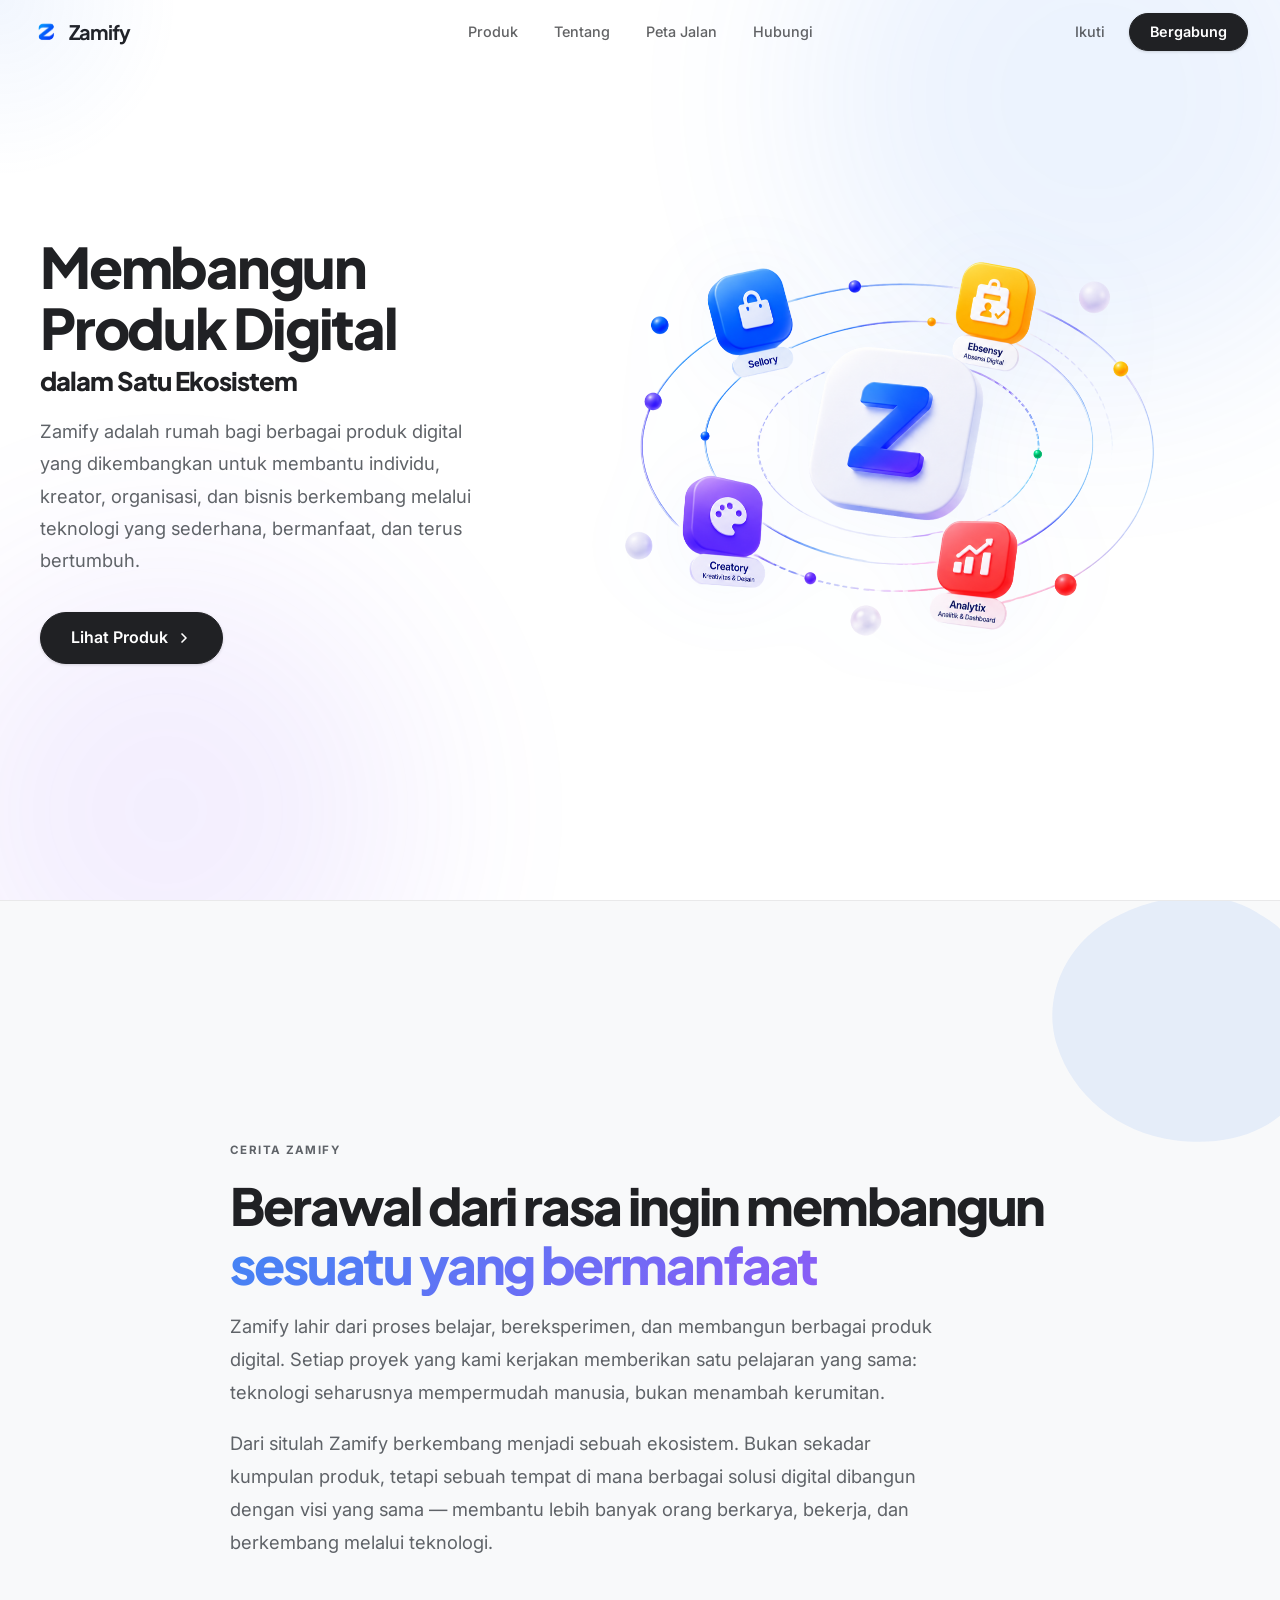
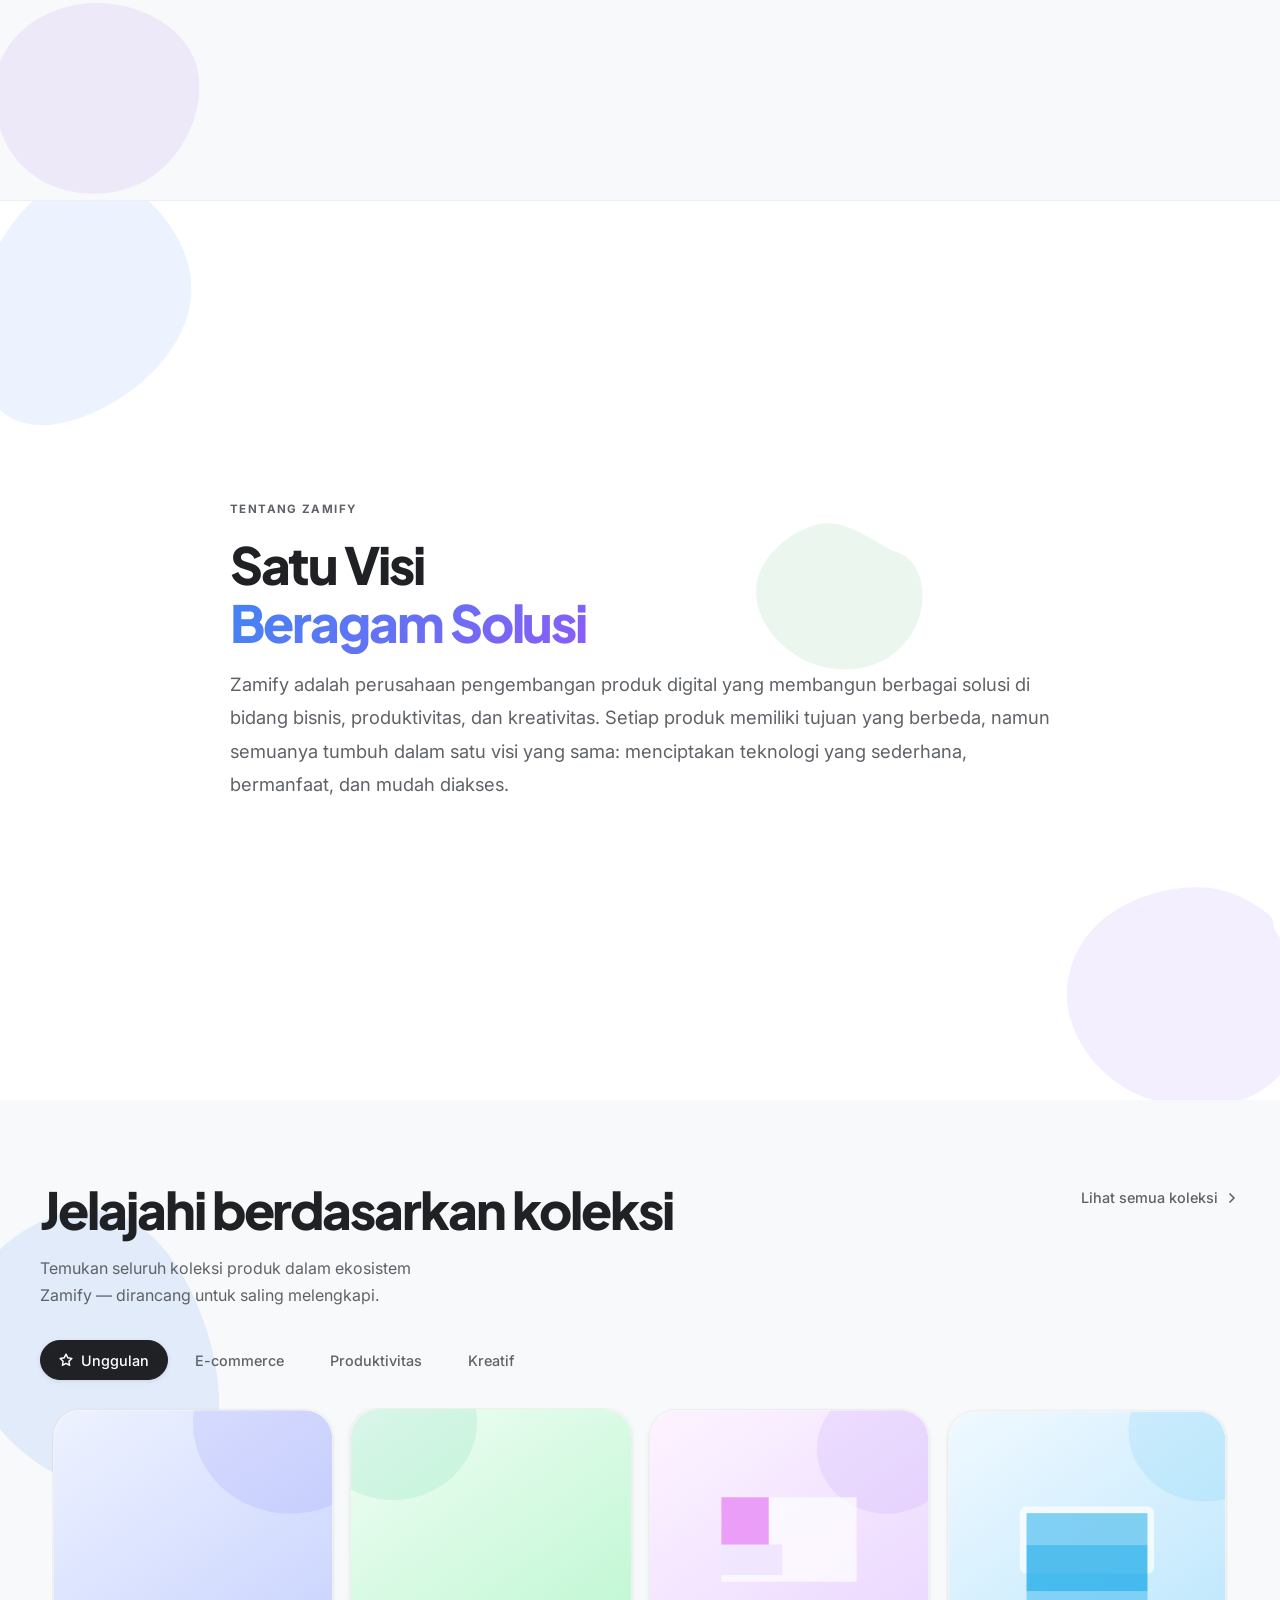
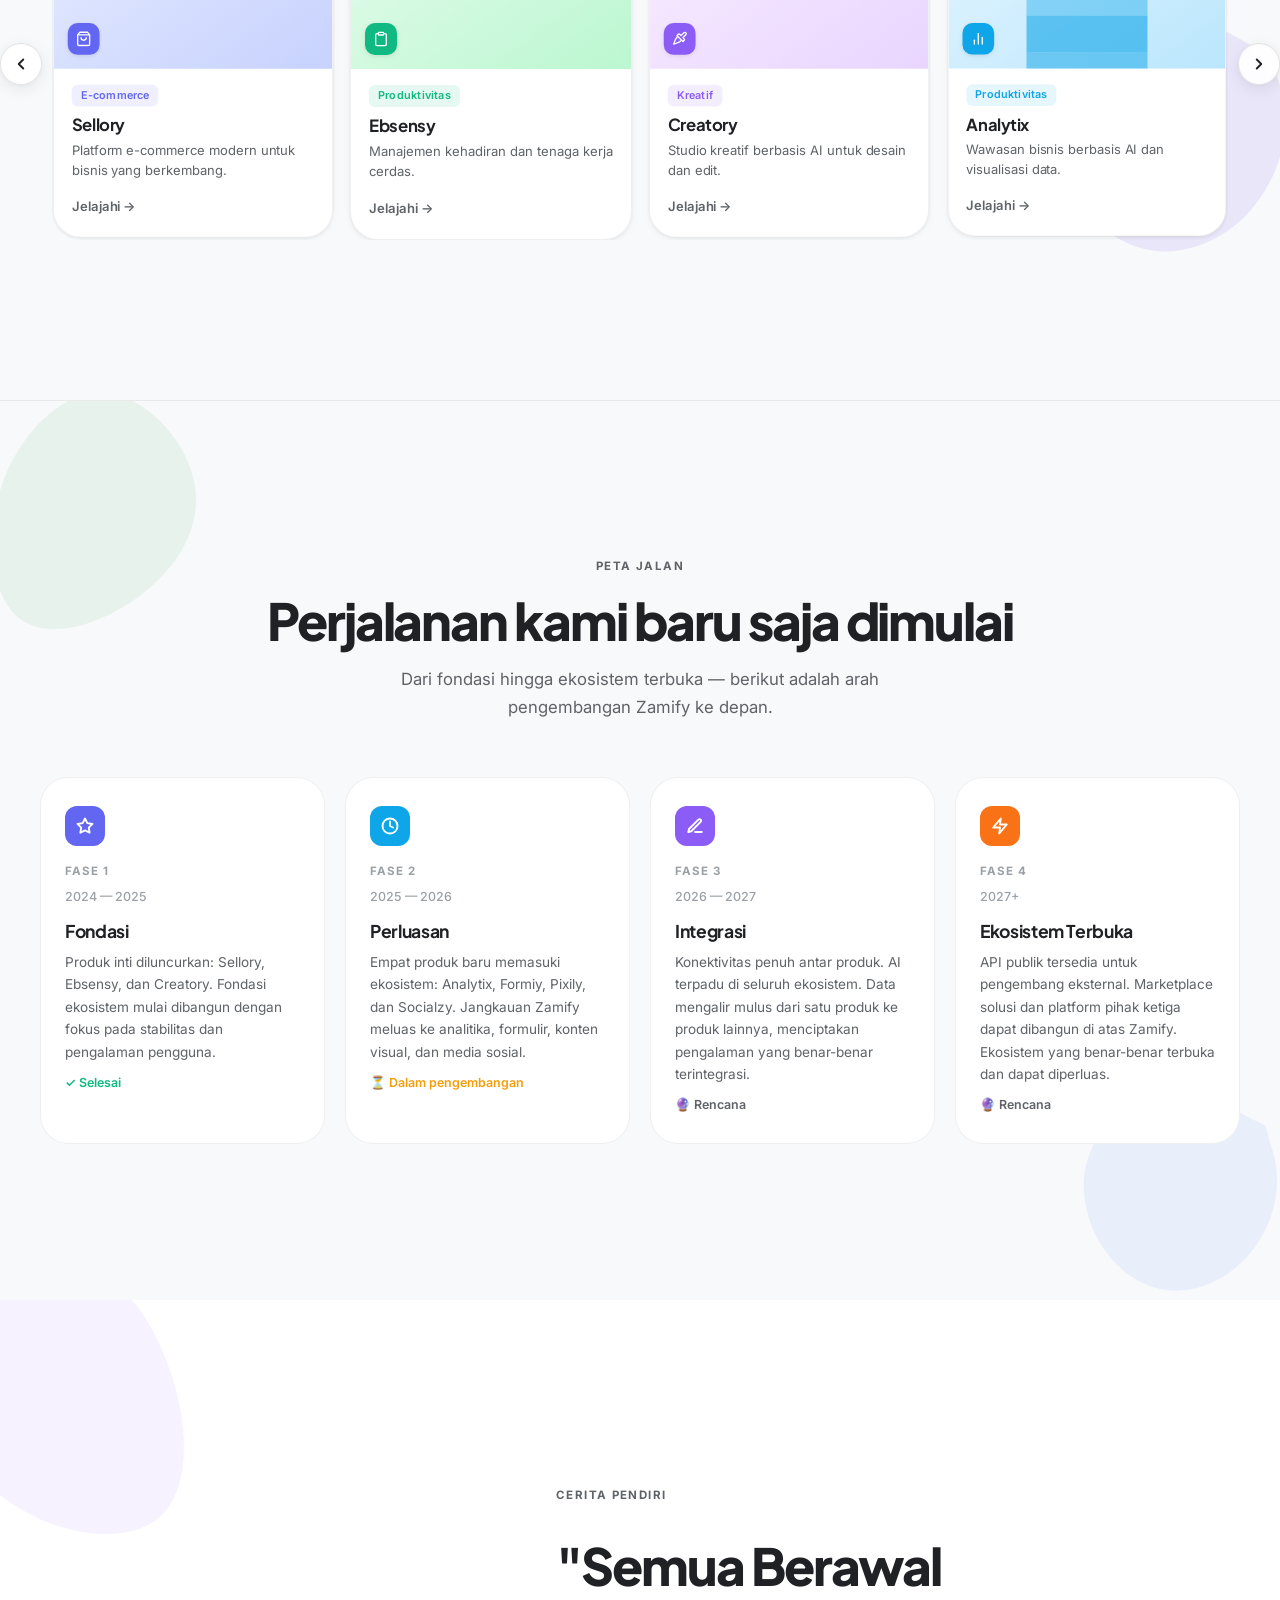
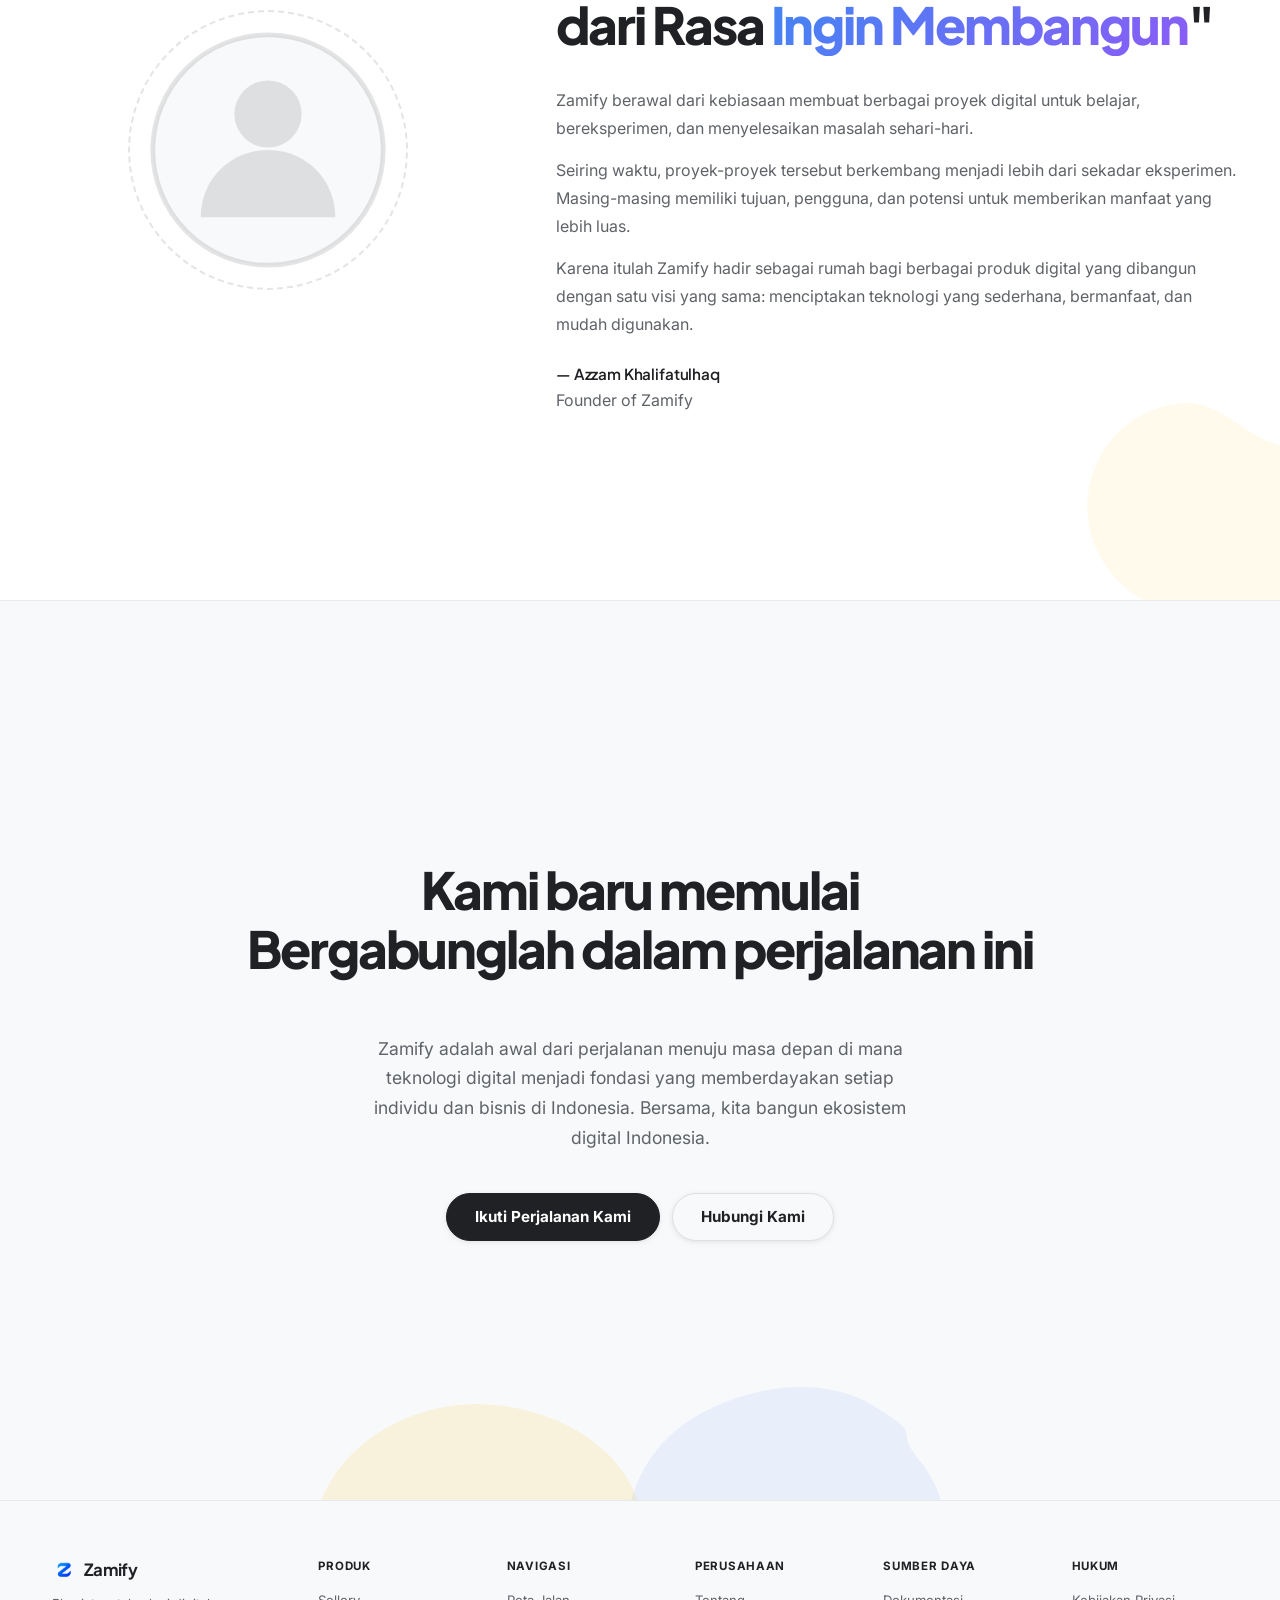
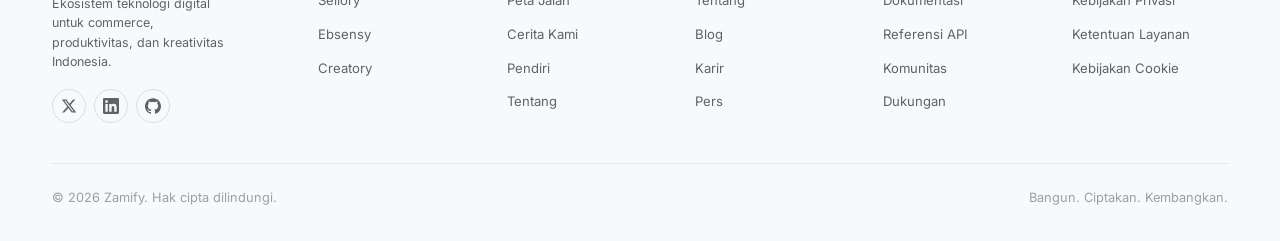
<file: index.html>
<!DOCTYPE html>
<html lang="id">
<head>
  <meta charset="UTF-8" />
  <meta name="viewport" content="width=device-width, initial-scale=1.0" />
  <meta name="description" content="Zamify — Ekosistem teknologi digital untuk commerce, produktivitas, dan kreativitas. Temukan bagaimana kami membangun masa depan digital Indonesia." />
  <meta name="theme-color" content="#ffffff" />
  <title>Zamify — Ekosistem Digital untuk Masa Depan Indonesia</title>
  <link rel="icon" type="image/png" href="asset/by%20(2).png" />
  <link rel="shortcut icon" type="image/png" href="asset/by%20(2).png" />
  <link rel="apple-touch-icon" href="asset/by%20(2).png" />
  <link rel="preconnect" href="https://fonts.googleapis.com" />
  <link rel="preconnect" href="https://fonts.gstatic.com" crossorigin />
  <link href="https://fonts.googleapis.com/css2?family=Inter:wght@300;400;500;600;700;800;900&family=Plus+Jakarta+Sans:wght@300;400;500;600;700;800&display=swap" rel="stylesheet" />
  <link rel="stylesheet" href="style.css" />
</head>
<body>

  <!-- ═══════════════════════════════════════════
       INTRO LOADING SCREEN
  ═══════════════════════════════════════════ -->
  <div id="intro-screen" class="intro-screen" aria-hidden="true">
    <div class="intro-content">
      <span class="intro-logo-text">Zamify</span>
      <p class="intro-tagline">Bangun Ekosistem Digital Anda</p>
      <div class="intro-progress">
        <div class="intro-progress-bar"></div>
      </div>
    </div>
    <div class="intro-bg-blob intro-blob-top-left">
      <svg viewBox="-100 -100 200 200" preserveAspectRatio="xMidYMid meet">
        <path fill="#fbbc04" d="M40,-35C58,-30,75,-10,72,12C69,34,50,55,28,62C6,69,-22,65,-42,50C-62,35,-72,10,-65,-15C-58,-40,-38,-55,-15,-58C8,-61,22,-40,40,-35Z"/>
      </svg>
    </div>
    <div class="intro-bg-blob intro-blob-top-right">
      <svg viewBox="-100 -100 200 200" preserveAspectRatio="xMidYMid meet">
        <path fill="#4285f4" d="M50,-28C65,-15,72,8,65,30C58,52,35,65,10,67C-15,69,-42,58,-58,38C-74,18,-76,-10,-62,-30C-48,-50,-24,-60,2,-60C28,-60,35,-41,50,-28Z"/>
      </svg>
    </div>
    <div class="intro-bg-blob intro-blob-1">
      <svg viewBox="-100 -100 200 200" preserveAspectRatio="xMidYMid meet">
        <path fill="#8b5cf6" d="M61.7,-17.3C69.7,4.5,58.8,35.2,37.6,50.1C16.5,65.1,-14.8,64.3,-34.2,49.6C-53.6,34.9,-61.1,6.3,-53.4,-15.1C-45.7,-36.4,-22.9,-50.6,2,-51.2C26.9,-51.8,53.7,-39,61.7,-17.3Z"/>
      </svg>
    </div>
    <div class="intro-bg-blob intro-blob-2">
      <svg viewBox="-100 -100 200 200" preserveAspectRatio="xMidYMid meet">
        <path fill="#34a853" d="M52,-23.4C57.6,0.2,45.5,23,24.5,39.7C3.6,56.3,-26.2,66.6,-43.2,55.3C-60.2,43.9,-64.4,10.8,-55.1,-18C-45.8,-46.7,-22.9,-71.2,0.2,-71.2C23.2,-71.3,46.5,-47,52,-23.4Z"/>
      </svg>
    </div>
    <div class="intro-bg-blob intro-blob-3">
      <svg viewBox="-100 -100 200 200" preserveAspectRatio="xMidYMid meet">
        <path fill="#ea4335" d="M45.3,-14C54.7,14.2,55.5,45.9,38.9,59.3C22.3,72.8,-11.8,68,-36.5,50C-61.2,32.1,-76.5,1.2,-68.9,-24.6C-61.2,-50.4,-30.6,-70.9,-6.3,-68.9C17.9,-66.8,35.9,-42.2,45.3,-14Z"/>
      </svg>
    </div>
  </div>

  <!-- ═══════════════════════════════════════════
       STICKY NAVBAR
  ═══════════════════════════════════════════ -->
  <nav id="navbar" class="navbar" role="navigation" aria-label="Main navigation">
    <div class="nav-container">

      <a href="#hero" class="nav-logo" aria-label="Zamify Home">
        <img src="asset/by (2).png" alt="Zamify" class="nav-logo-mark" />
        <span class="nav-logo-text">Zamify</span>
      </a>

      <ul class="nav-links" role="list">
        <li><a href="#experiments" class="nav-link">Produk</a></li>
        <li><a href="#about" class="nav-link">Tentang</a></li>
        <li><a href="#roadmap" class="nav-link">Peta Jalan</a></li>
        <li><a href="#connect" class="nav-link">Hubungi</a></li>
      </ul>

      <div class="nav-actions">
        <a href="#" class="nav-signin" id="nav-signin-btn">Ikuti</a>
        <a href="#" class="btn btn-primary nav-cta" id="nav-getstarted-btn">Bergabung</a>
      </div>

      <button class="nav-hamburger" id="nav-hamburger" aria-label="Toggle menu" aria-expanded="false">
        <span></span><span></span><span></span>
      </button>
    </div>

    <!-- Mobile Menu -->
    <div class="mobile-menu" id="mobile-menu" aria-hidden="true">
      <ul class="mobile-nav-links" role="list">
        <li><a href="#experiments" class="mobile-nav-link">Produk</a></li>
        <li><a href="#about" class="mobile-nav-link">Tentang</a></li>
        <li><a href="#roadmap" class="mobile-nav-link">Peta Jalan</a></li>
        <li><a href="#connect" class="mobile-nav-link">Hubungi</a></li>
      </ul>
      <div class="mobile-nav-actions">
        <a href="#" class="btn btn-ghost">Ikuti</a>
        <a href="#" class="btn btn-primary">Bergabung</a>
      </div>
    </div>
  </nav>

  <!-- ═══════════════════════════════════════════
       HERO
  ═══════════════════════════════════════════ -->
  <section id="hero" class="hero section-pad" aria-labelledby="hero-headline">
    <div class="hero-bg" aria-hidden="true">
      <div class="hero-gradient hero-gradient-1"></div>
      <div class="hero-gradient hero-gradient-2"></div>
    </div>
    <div class="section-container">
      <div class="hero-layout">
        <div class="hero-content">
          <h1 id="hero-headline" class="hero-headline">
            Membangun<br>
            Produk Digital<br>
            <span class="hero-subline">dalam Satu Ekosistem</span>
          </h1>
          <p class="hero-description">
            Zamify adalah rumah bagi berbagai produk digital yang dikembangkan untuk membantu individu, kreator, organisasi, dan bisnis berkembang melalui teknologi yang sederhana, bermanfaat, dan terus bertumbuh.
          </p>
          <div class="hero-actions">
            <a href="#experiments" class="btn btn-primary btn-lg">
              Lihat Produk
              <svg width="16" height="16" viewBox="0 0 24 24" fill="none" stroke="currentColor" stroke-width="2.5" stroke-linecap="round" stroke-linejoin="round"><path d="m9 18 6-6-6-6"/></svg>
            </a>
          </div>
        </div>
        <div class="hero-visual">
          <img
            src="asset/hero-g.png"
            alt="Zamify Ecosystem — Sellory, Ebsensy, Creatory, and Analytix orbiting around the Zamify brand"
            class="hero-illustration"
            width="1536"
            height="1024"
            loading="eager"
            decoding="async"
          />
        </div>
      </div>
    </div>
  </section>

  <!-- ═══════════════════════════════════════════
       STORY — Cerita Zamify
  ═══════════════════════════════════════════ -->
  <section class="story section-pad" id="story" aria-labelledby="story-title">
    <div class="story-blobs" aria-hidden="true">
      <div class="story-blob story-blob-1">
        <svg viewBox="-100 -100 200 200" preserveAspectRatio="xMidYMid meet">
          <path fill="#4285f4" d="M55,-28C68,-12,72,18,60,40C48,62,22,72,-8,68C-38,64,-62,44,-70,18C-78,-8,-65,-35,-42,-48C-19,-61,12,-66,35,-52C58,-38,42,-44,55,-28Z"/>
        </svg>
      </div>
      <div class="story-blob story-blob-2">
        <svg viewBox="-100 -100 200 200" preserveAspectRatio="xMidYMid meet">
          <path fill="#8b5cf6" d="M61.7,-17.3C69.7,4.5,58.8,35.2,37.6,50.1C16.5,65.1,-14.8,64.3,-34.2,49.6C-53.6,34.9,-61.1,6.3,-53.4,-15.1C-45.7,-36.4,-22.9,-50.6,2,-51.2C26.9,-51.8,53.7,-39,61.7,-17.3Z"/>
        </svg>
      </div>
    </div>
    <div class="section-container story-container reveal-up">
      <span class="story-label">Cerita Zamify</span>
      <h2 id="story-title" class="story-headline">
        Berawal dari rasa ingin membangun<br>
        <span class="gradient-text">sesuatu yang bermanfaat</span>
      </h2>
      <div class="story-body">
        <p class="story-text">
        Zamify lahir dari proses belajar, bereksperimen, dan membangun berbagai produk digital. 
        Setiap proyek yang kami kerjakan memberikan satu pelajaran yang sama: teknologi seharusnya mempermudah manusia, bukan menambah kerumitan.  
        </p>
        <p class="story-text">
        Dari situlah Zamify berkembang menjadi sebuah ekosistem. Bukan sekadar kumpulan produk, tetapi sebuah tempat di mana berbagai 
        solusi digital dibangun dengan visi yang sama — membantu lebih banyak orang berkarya, bekerja, dan berkembang melalui teknologi.  
        </p>
      </div>
    </div>
  </section>

  <!-- ═══════════════════════════════════════════
       ABOUT — Tentang Zamify
  ═══════════════════════════════════════════ -->
  <section class="labs-about section-pad" id="about">
    <div class="labs-about-blobs" aria-hidden="true">
      <div class="labs-about-blob labs-about-blob-1">
        <svg viewBox="-100 -100 200 200" preserveAspectRatio="xMidYMid meet">
          <path fill="#4285f4" d="M52,-23.4C57.6,0.2,45.5,23,24.5,39.7C3.6,56.3,-26.2,66.6,-43.2,55.3C-60.2,43.9,-64.4,10.8,-55.1,-18C-45.8,-46.7,-22.9,-71.2,0.2,-71.2C23.2,-71.3,46.5,-47,52,-23.4Z"/>
        </svg>
      </div>
      <div class="labs-about-blob labs-about-blob-2">
        <svg viewBox="-100 -100 200 200" preserveAspectRatio="xMidYMid meet">
          <path fill="#8b5cf6" d="M55,-28C68,-12,72,18,60,40C48,62,22,72,-8,68C-38,64,-62,44,-70,18C-78,-8,-65,-35,-42,-48C-19,-61,12,-66,35,-52C58,-38,42,-44,55,-28Z"/>
        </svg>
      </div>
      <div class="labs-about-blob labs-about-blob-3">
        <svg viewBox="-100 -100 200 200" preserveAspectRatio="xMidYMid meet">
          <path fill="#34a853" d="M48,-32C62,-28,72,-8,68,14C64,36,48,55,26,62C4,69,-22,65,-42,50C-62,35,-75,10,-68,-12C-61,-34,-38,-52,-15,-56C8,-60,34,-36,48,-32Z"/>
        </svg>
      </div>
    </div>
    <div class="section-container labs-about-container reveal-up">
      <span class="labs-about-label">Tentang Zamify</span>
      <h2 id="about-title" class="story-headline">
        Satu Visi<br>
        <span class="gradient-text">Beragam Solusi</span>
      </h2>
      <p class="labs-about-text">
        Zamify adalah perusahaan pengembangan produk digital yang membangun berbagai solusi di bidang bisnis, produktivitas, dan kreativitas. Setiap produk memiliki tujuan yang berbeda, 
        namun semuanya tumbuh dalam satu visi yang sama: menciptakan teknologi yang sederhana, bermanfaat, dan mudah diakses.
      </p>
    </div>
  </section>

  <!-- ═══════════════════════════════════════════
       EXPERIMENTS — Koleksi Produk
       Google Labs "Explore by collection" style
  ═══════════════════════════════════════════ -->
  <section class="labs-experiments section-pad" id="experiments" aria-labelledby="exp-title">
    <div class="labs-experiments-blobs">
      <div class="labs-blob labs-blob-exp-1" aria-hidden="true">
        <svg viewBox="-100 -100 200 200" preserveAspectRatio="xMidYMid meet">
          <path fill="#4285f4" d="M45.3,-14C54.7,14.2,55.5,45.9,38.9,59.3C22.3,72.8,-11.8,68,-36.5,50C-61.2,32.1,-76.5,1.2,-68.9,-24.6C-61.2,-50.4,-30.6,-70.9,-6.3,-68.9C17.9,-66.8,35.9,-42.2,45.3,-14Z"/>
        </svg>
      </div>
      <div class="labs-blob labs-blob-exp-2" aria-hidden="true">
        <svg viewBox="-100 -100 200 200" preserveAspectRatio="xMidYMid meet">
          <path fill="#8b5cf6" d="M58,-18C65,5,58,30,42,48C26,66,0,75,-22,65C-44,55,-58,32,-60,8C-62,-16,-48,-38,-28,-48C-8,-58,18,-54,38,-42C58,-30,51,-41,58,-18Z"/>
        </svg>
      </div>
    </div>
    <div class="section-container">
      <!-- Header row: Title left, "View all" right -->
      <div class="labs-header">
        <div class="labs-header-left">
          <h2 id="exp-title" class="labs-headline reveal-up">Jelajahi berdasarkan koleksi</h2>
          <p class="labs-subheadline reveal-up" style="--delay:0.1s">
            Temukan seluruh koleksi produk dalam ekosistem Zamify — dirancang untuk saling melengkapi.
          </p>
        </div>
        <div class="labs-header-right reveal-up" style="--delay:0.15s">
          <a href="#" class="labs-view-all">
            Lihat semua koleksi
            <svg viewBox="0 0 24 24" fill="none" stroke="currentColor" stroke-width="2.5" stroke-linecap="round" stroke-linejoin="round"><path d="m9 18 6-6-6-6"/></svg>
          </a>
        </div>
      </div>

      <!-- Filter tabs -->
      <div class="exp-filter-bar reveal-up" style="--delay:0.2s" role="tablist" aria-label="Filter produk">
        <button class="exp-filter-btn active" data-filter="all" role="tab" aria-selected="true">
          <svg width="14" height="14" viewBox="0 0 24 24" fill="none" stroke="currentColor" stroke-width="2.5" stroke-linecap="round" stroke-linejoin="round"><polygon points="12 2 15.09 8.26 22 9.27 17 14.14 18.18 21.02 12 17.77 5.82 21.02 7 14.14 2 9.27 8.91 8.26 12 2"/></svg>
          Unggulan
        </button>
        <button class="exp-filter-btn" data-filter="ecommerce" role="tab" aria-selected="false">E-commerce</button>
        <button class="exp-filter-btn" data-filter="produktivitas" role="tab" aria-selected="false">Produktivitas</button>
        <button class="exp-filter-btn" data-filter="kreatif" role="tab" aria-selected="false">Kreatif</button>
      </div>
    </div>

    <!-- Carousel -->
    <div class="exp-carousel">
      <div class="exp-carousel-content" style="padding: 0 32px 80px; max-width:1240px; margin:0 auto; position:relative;">
        <button class="exp-arrow exp-prev" type="button" aria-label="Sebelumnya">
          <svg width="18" height="18" viewBox="0 0 24 24" fill="none" stroke="currentColor" stroke-width="2.5" stroke-linecap="round" stroke-linejoin="round"><path d="m15 18-6-6 6-6"/></svg>
        </button>
        <div class="exp-track-wrap">
          <div class="exp-track">

            <!-- Sellory -->
            <article class="exp-card reveal-card" data-category="ecommerce" style="--delay:0.1s; --accent:#6366f1;">
              <div class="exp-card-preview" style="background:linear-gradient(145deg,#eef2ff,#c7d2fe);">
                <div class="exp-preview-blob" style="background:rgba(99,102,241,0.12);top:-30%;right:-20%;width:70%;height:70%;border-radius:50%;"></div>
                <div class="exp-mock">
                  <div class="mock-browser" style="width:180px; box-shadow:none; background:rgba(255,255,255,0.7);">
                    <div class="mock-browser-top"><span></span><span></span><span></span></div>
                    <div class="mock-chart" style="--accent:#6366f1; background:#e0e7ff;"></div>
                    <div class="mock-store-grid">
                      <i style="background:rgba(99,102,241,0.15)"></i><i style="background:rgba(99,102,241,0.1)"></i>
                      <i style="background:rgba(99,102,241,0.15)"></i><i style="background:rgba(99,102,241,0.1)"></i>
                    </div>
                  </div>
                </div>
                <div class="exp-card-logo" style="background:#6366f1;">
                  <svg viewBox="0 0 24 24" fill="none" stroke="#fff" stroke-width="2" stroke-linecap="round" stroke-linejoin="round"><path d="M6 2L3 6v14a2 2 0 002 2h14a2 2 0 002-2V6l-3-4z"/><line x1="3" y1="6" x2="21" y2="6"/><path d="M16 10a4 4 0 01-8 0"/></svg>
                </div>
              </div>
              <div class="exp-card-body">
                <span class="exp-card-tag" style="color:#6366f1;background:rgba(99,102,241,0.1);">E-commerce</span>
                <h3 class="exp-card-title">Sellory</h3>
                <p class="exp-card-desc">Platform e-commerce modern untuk bisnis yang berkembang.</p>
                <a href="#" class="exp-card-link">Jelajahi →</a>
              </div>
            </article>

            <!-- Ebsensy -->
            <article class="exp-card reveal-card" data-category="produktivitas" style="--delay:0.15s; --accent:#10b981;">
              <div class="exp-card-preview" style="background:linear-gradient(145deg,#f0fdf4,#bbf7d0);">
                <div class="exp-preview-blob" style="background:rgba(16,185,129,0.1);top:-25%;left:-15%;width:60%;height:60%;border-radius:50%;"></div>
                <div class="exp-mock">
                  <div class="mock-phone" style="max-width:130px; box-shadow:none; background:rgba(255,255,255,0.7);">
                    <div class="mock-phone-pill"></div>
                    <div class="mock-attendance-card" style="background:rgba(16,185,129,0.2)"></div>
                    <div class="mock-attendance-list">
                      <i style="background:rgba(16,185,129,0.15)"></i>
                      <i style="background:rgba(16,185,129,0.1)"></i>
                      <i style="background:rgba(16,185,129,0.15)"></i>
                    </div>
                  </div>
                </div>
                <div class="exp-card-logo" style="background:#10b981;">
                  <svg viewBox="0 0 24 24" fill="none" stroke="#fff" stroke-width="2" stroke-linecap="round" stroke-linejoin="round"><path d="M16 4h2a2 2 0 012 2v14a2 2 0 01-2 2H6a2 2 0 01-2-2V6a2 2 0 012-2h2"/><rect x="8" y="2" width="8" height="4" rx="1" ry="1"/></svg>
                </div>
              </div>
              <div class="exp-card-body">
                <span class="exp-card-tag" style="color:#10b981;background:rgba(16,185,129,0.1);">Produktivitas</span>
                <h3 class="exp-card-title">Ebsensy</h3>
                <p class="exp-card-desc">Manajemen kehadiran dan tenaga kerja cerdas.</p>
                <a href="#" class="exp-card-link">Jelajahi →</a>
              </div>
            </article>

            <!-- Creatory -->
            <article class="exp-card reveal-card" data-category="kreatif" style="--delay:0.2s; --accent:#8b5cf6;">
              <div class="exp-card-preview" style="background:linear-gradient(145deg,#fdf4ff,#e9d5ff);">
                <div class="exp-preview-blob" style="background:rgba(139,92,246,0.1);top:-10%;right:-10%;width:50%;height:50%;border-radius:50%;"></div>
                <div class="exp-mock">
                  <div class="mock-canvas" style="width:160px; min-height:100px; box-shadow:none; background:rgba(255,255,255,0.7);">
                    <div class="mock-canvas-shape shape-a" style="background:#d946ef;opacity:0.5;width:56px;height:56px;left:16px;top:16px;"></div>
                    <div class="mock-canvas-shape shape-b" style="background:rgba(139,92,246,0.1);width:72px;height:36px;right:12px;bottom:16px;"></div>
                    <div class="mock-canvas-tools" style="bottom:10px;">
                      <i style="background:#fff;border-color:rgba(139,92,246,0.2)"></i>
                      <i style="background:#fff;border-color:rgba(139,92,246,0.15)"></i>
                      <i style="background:#fff;border-color:rgba(139,92,246,0.1)"></i>
                    </div>
                  </div>
                </div>
                <div class="exp-card-logo" style="background:#8b5cf6;">
                  <svg viewBox="0 0 24 24" fill="none" stroke="#fff" stroke-width="2" stroke-linecap="round" stroke-linejoin="round"><path d="M18.37 2.63L14 7l-1.59-1.59a2 2 0 00-2.82 0L8 7l9 9 1.59-1.59a2 2 0 000-2.82L17 10l4.37-4.37a2 2 0 000-2.82 2 2 0 00-3 0z"/><path d="M9 8c-4 4-6 12-6 12s8-2 12-6"/></svg>
                </div>
              </div>
              <div class="exp-card-body">
                <span class="exp-card-tag" style="color:#8b5cf6;background:rgba(139,92,246,0.1);">Kreatif</span>
                <h3 class="exp-card-title">Creatory</h3>
                <p class="exp-card-desc">Studio kreatif berbasis AI untuk desain dan edit.</p>
                <a href="#" class="exp-card-link">Jelajahi →</a>
              </div>
            </article>

            <!-- Analytix -->
            <article class="exp-card reveal-card" data-category="produktivitas" style="--delay:0.25s; --accent:#0ea5e9;">
              <div class="exp-card-preview" style="background:linear-gradient(145deg,#f0f9ff,#bae6fd);">
                <div class="exp-preview-blob" style="background:rgba(14,165,233,0.1);top:-20%;right:-20%;width:55%;height:55%;border-radius:50%;"></div>
                <div class="exp-mock">
                  <div class="mock-analytics" style="background:rgba(255,255,255,0.7);border-radius:8px;padding:8px;width:160px;height:80px;">
                    <div class="mock-analytics-bar" style="height:60%;background:rgba(14,165,233,0.5);flex:1;"></div>
                    <div class="mock-analytics-bar" style="height:85%;background:rgba(14,165,233,0.7);flex:1;"></div>
                    <div class="mock-analytics-bar" style="height:45%;background:rgba(14,165,233,0.4);flex:1;"></div>
                    <div class="mock-analytics-bar" style="height:70%;background:rgba(14,165,233,0.6);flex:1;"></div>
                    <div class="mock-analytics-bar" style="height:55%;background:rgba(14,165,233,0.5);flex:1;"></div>
                  </div>
                </div>
                <div class="exp-card-logo" style="background:#0ea5e9;">
                  <svg viewBox="0 0 24 24" fill="none" stroke="#fff" stroke-width="2" stroke-linecap="round" stroke-linejoin="round"><line x1="18" y1="20" x2="18" y2="10"/><line x1="12" y1="20" x2="12" y2="4"/><line x1="6" y1="20" x2="6" y2="14"/></svg>
                </div>
              </div>
              <div class="exp-card-body">
                <span class="exp-card-tag" style="color:#0ea5e9;background:rgba(14,165,233,0.1);">Produktivitas</span>
                <h3 class="exp-card-title">Analytix</h3>
                <p class="exp-card-desc">Wawasan bisnis berbasis AI dan visualisasi data.</p>
                <a href="#" class="exp-card-link">Jelajahi →</a>
              </div>
            </article>

            <!-- Formiy -->
            <article class="exp-card reveal-card" data-category="produktivitas" style="--delay:0.3s; --accent:#14b8a6;">
              <div class="exp-card-preview" style="background:linear-gradient(145deg,#f0fdfa,#99f6e4);">
                <div class="exp-preview-blob" style="background:rgba(20,184,166,0.1);top:-15%;left:-10%;width:50%;height:50%;border-radius:50%;"></div>
                <div class="exp-mock">
                  <div class="mock-form" style="background:rgba(255,255,255,0.7);border-radius:8px;width:160px;">
                    <div class="mock-form-field" style="background:rgba(20,184,166,0.15)"></div>
                    <div class="mock-form-field" style="background:rgba(20,184,166,0.1);width:75%"></div>
                    <div class="mock-form-field" style="background:rgba(20,184,166,0.2);width:45%"></div>
                    <div class="mock-form-field" style="background:rgba(20,184,166,0.12)"></div>
                  </div>
                </div>
                <div class="exp-card-logo" style="background:#14b8a6;">
                  <svg viewBox="0 0 24 24" fill="none" stroke="#fff" stroke-width="2" stroke-linecap="round" stroke-linejoin="round"><path d="M14 2H6a2 2 0 00-2 2v16a2 2 0 002 2h12a2 2 0 002-2V8z"/><polyline points="14 2 14 8 20 8"/><line x1="8" y1="13" x2="16" y2="13"/><line x1="8" y1="17" x2="16" y2="17"/></svg>
                </div>
              </div>
              <div class="exp-card-body">
                <span class="exp-card-tag" style="color:#14b8a6;background:rgba(20,184,166,0.1);">Produktivitas</span>
                <h3 class="exp-card-title">Formiy</h3>
                <p class="exp-card-desc">Pembangun formulir dan survei cerdas.</p>
                <a href="#" class="exp-card-link">Jelajahi →</a>
              </div>
            </article>

            <!-- Pixily -->
            <article class="exp-card reveal-card" data-category="kreatif" style="--delay:0.35s; --accent:#f59e0b;">
              <div class="exp-card-preview" style="background:linear-gradient(145deg,#fffbeb,#fde68a);">
                <div class="exp-preview-blob" style="background:rgba(245,158,11,0.1);top:-10%;right:-5%;width:40%;height:40%;border-radius:50%;"></div>
                <div class="exp-mock">
                  <div class="mock-gallery" style="background:rgba(255,255,255,0.7);border-radius:8px;width:140px;">
                    <div class="mock-gallery-item" style="background:rgba(245,158,11,0.2)"></div>
                    <div class="mock-gallery-item" style="background:rgba(245,158,11,0.15)"></div>
                    <div class="mock-gallery-item" style="background:rgba(245,158,11,0.2)"></div>
                    <div class="mock-gallery-item" style="background:rgba(245,158,11,0.12)"></div>
                  </div>
                </div>
                <div class="exp-card-logo" style="background:#f59e0b;">
                  <svg viewBox="0 0 24 24" fill="none" stroke="#fff" stroke-width="2" stroke-linecap="round" stroke-linejoin="round"><rect x="3" y="3" width="18" height="18" rx="2" ry="2"/><circle cx="8.5" cy="8.5" r="1.5"/><polyline points="21 15 16 10 5 21"/></svg>
                </div>
              </div>
              <div class="exp-card-body">
                <span class="exp-card-tag" style="color:#d97706;background:rgba(245,158,11,0.1);">Kreatif</span>
                <h3 class="exp-card-title">Pixily</h3>
                <p class="exp-card-desc">Generator gambar AI dengan teks sederhana.</p>
                <a href="#" class="exp-card-link">Jelajahi →</a>
              </div>
            </article>

            <!-- Socialzy -->
            <article class="exp-card reveal-card" data-category="ecommerce" style="--delay:0.4s; --accent:#f97316;">
              <div class="exp-card-preview" style="background:linear-gradient(145deg,#fff7ed,#fed7aa);">
                <div class="exp-preview-blob" style="background:rgba(249,115,22,0.1);top:-20%;left:-15%;width:55%;height:55%;border-radius:50%;"></div>
                <div class="exp-mock">
                  <div class="mock-feed" style="background:rgba(255,255,255,0.7);border-radius:8px;width:160px;">
                    <div class="mock-feed-post" style="background:rgba(249,115,22,0.15)"></div>
                    <div class="mock-feed-post" style="background:rgba(249,115,22,0.1)"></div>
                    <div class="mock-feed-post" style="background:rgba(249,115,22,0.15);width:65%"></div>
                  </div>
                </div>
                <div class="exp-card-logo" style="background:#f97316;">
                  <svg viewBox="0 0 24 24" fill="none" stroke="#fff" stroke-width="2" stroke-linecap="round" stroke-linejoin="round"><circle cx="18" cy="5" r="3"/><circle cx="6" cy="12" r="3"/><circle cx="18" cy="19" r="3"/><line x1="8.59" y1="13.51" x2="15.42" y2="17.49"/><line x1="15.41" y1="6.51" x2="8.59" y2="10.49"/></svg>
                </div>
              </div>
              <div class="exp-card-body">
                <span class="exp-card-tag" style="color:#ea580c;background:rgba(249,115,22,0.1);">E-commerce</span>
                <h3 class="exp-card-title">Socialzy</h3>
                <p class="exp-card-desc">Manajemen media sosial berbasis AI.</p>
                <a href="#" class="exp-card-link">Jelajahi →</a>
              </div>
            </article>

          </div>
        </div>
        <button class="exp-arrow exp-next" type="button" aria-label="Selanjutnya">
          <svg width="18" height="18" viewBox="0 0 24 24" fill="none" stroke="currentColor" stroke-width="2.5" stroke-linecap="round" stroke-linejoin="round"><path d="m9 18 6-6-6-6"/></svg>
        </button>
      </div>
    </div>
  </section>





  <!-- ═══════════════════════════════════════════
       ROADMAP — Peta Jalan Produk
  ═══════════════════════════════════════════ -->
  <section class="roadmap section-pad" id="roadmap" aria-labelledby="roadmap-title">
    <div class="roadmap-blobs" aria-hidden="true">
      <div class="roadmap-blob roadmap-blob-1">
        <svg viewBox="-100 -100 200 200" preserveAspectRatio="xMidYMid meet">
          <path fill="#34a853" d="M52,-23.4C57.6,0.2,45.5,23,24.5,39.7C3.6,56.3,-26.2,66.6,-43.2,55.3C-60.2,43.9,-64.4,10.8,-55.1,-18C-45.8,-46.7,-22.9,-71.2,0.2,-71.2C23.2,-71.3,46.5,-47,52,-23.4Z"/>
        </svg>
      </div>
      <div class="roadmap-blob roadmap-blob-2">
        <svg viewBox="-100 -100 200 200" preserveAspectRatio="xMidYMid meet">
          <path fill="#4285f4" d="M58,-18C65,5,58,30,42,48C26,66,0,75,-22,65C-44,55,-58,32,-60,8C-62,-16,-48,-38,-28,-48C-8,-58,18,-54,38,-42C58,-30,51,-41,58,-18Z"/>
        </svg>
      </div>
    </div>
    <div class="section-container">
      <div class="roadmap-header reveal-up">
        <span class="roadmap-label">Peta Jalan</span>
        <h2 id="roadmap-title" class="roadmap-headline">
          Perjalanan kami baru saja dimulai
        </h2>
        <p class="roadmap-subheadline">
          Dari fondasi hingga ekosistem terbuka — berikut adalah arah pengembangan Zamify ke depan.
        </p>
      </div>

      <div class="roadmap-timeline" role="list">
        <div class="roadmap-phase reveal-card" style="--delay:0.1s" role="listitem">
          <div class="roadmap-phase-marker" style="background:#6366f1;">
            <svg viewBox="0 0 24 24" fill="none" stroke="#fff" stroke-width="2.5" stroke-linecap="round" stroke-linejoin="round"><polygon points="12 2 15.09 8.26 22 9.27 17 14.14 18.18 21.02 12 17.77 5.82 21.02 7 14.14 2 9.27 8.91 8.26 12 2"/></svg>
          </div>
          <div class="roadmap-phase-content">
            <span class="roadmap-phase-num">Fase 1</span>
            <span class="roadmap-phase-date">2024 — 2025</span>
            <h3 class="roadmap-phase-title">Fondasi</h3>
            <p class="roadmap-phase-desc">Produk inti diluncurkan: Sellory, Ebsensy, dan Creatory. Fondasi ekosistem mulai dibangun dengan fokus pada stabilitas dan pengalaman pengguna.</p>
            <span class="roadmap-phase-status" style="color:#10b981;">✓ Selesai</span>
          </div>
        </div>

        <div class="roadmap-phase reveal-card" style="--delay:0.2s" role="listitem">
          <div class="roadmap-phase-marker" style="background:#0ea5e9;">
            <svg viewBox="0 0 24 24" fill="none" stroke="#fff" stroke-width="2.5" stroke-linecap="round" stroke-linejoin="round"><circle cx="12" cy="12" r="10"/><polyline points="12 6 12 12 16 14"/></svg>
          </div>
          <div class="roadmap-phase-content">
            <span class="roadmap-phase-num">Fase 2</span>
            <span class="roadmap-phase-date">2025 — 2026</span>
            <h3 class="roadmap-phase-title">Perluasan</h3>
            <p class="roadmap-phase-desc">Empat produk baru memasuki ekosistem: Analytix, Formiy, Pixily, dan Socialzy. Jangkauan Zamify meluas ke analitika, formulir, konten visual, dan media sosial.</p>
            <span class="roadmap-phase-status" style="color:#f59e0b;">⏳ Dalam pengembangan</span>
          </div>
        </div>

        <div class="roadmap-phase reveal-card" style="--delay:0.3s" role="listitem">
          <div class="roadmap-phase-marker" style="background:#8b5cf6;">
            <svg viewBox="0 0 24 24" fill="none" stroke="#fff" stroke-width="2.5" stroke-linecap="round" stroke-linejoin="round"><path d="M12 20h9"/><path d="M16.5 3.5a2.121 2.121 0 013 3L7 19l-4 1 1-4L16.5 3.5z"/></svg>
          </div>
          <div class="roadmap-phase-content">
            <span class="roadmap-phase-num">Fase 3</span>
            <span class="roadmap-phase-date">2026 — 2027</span>
            <h3 class="roadmap-phase-title">Integrasi</h3>
            <p class="roadmap-phase-desc">Konektivitas penuh antar produk. AI terpadu di seluruh ekosistem. Data mengalir mulus dari satu produk ke produk lainnya, menciptakan pengalaman yang benar-benar terintegrasi.</p>
            <span class="roadmap-phase-status" style="color:var(--muted);">🔮 Rencana</span>
          </div>
        </div>

        <div class="roadmap-phase reveal-card" style="--delay:0.4s" role="listitem">
          <div class="roadmap-phase-marker" style="background:#f97316;">
            <svg viewBox="0 0 24 24" fill="none" stroke="#fff" stroke-width="2.5" stroke-linecap="round" stroke-linejoin="round"><polygon points="13 2 3 14 12 14 11 22 21 10 12 10 13 2"/></svg>
          </div>
          <div class="roadmap-phase-content">
            <span class="roadmap-phase-num">Fase 4</span>
            <span class="roadmap-phase-date">2027+</span>
            <h3 class="roadmap-phase-title">Ekosistem Terbuka</h3>
            <p class="roadmap-phase-desc">API publik tersedia untuk pengembang eksternal. Marketplace solusi dan platform pihak ketiga dapat dibangun di atas Zamify. Ekosistem yang benar-benar terbuka dan dapat diperluas.</p>
            <span class="roadmap-phase-status" style="color:var(--muted);">🔮 Rencana</span>
          </div>
        </div>
      </div>
    </div>
  </section>

  <!-- ═══════════════════════════════════════════
       FOUNDER — Cerita Pendiri
  ═══════════════════════════════════════════ -->
  <section class="founder section-pad" id="founder" aria-labelledby="founder-title">
    <div class="founder-blobs" aria-hidden="true">
      <div class="founder-blob founder-blob-1">
        <svg viewBox="-100 -100 200 200" preserveAspectRatio="xMidYMid meet">
          <path fill="#8b5cf6" d="M45.3,-14C54.7,14.2,55.5,45.9,38.9,59.3C22.3,72.8,-11.8,68,-36.5,50C-61.2,32.1,-76.5,1.2,-68.9,-24.6C-61.2,-50.4,-30.6,-70.9,-6.3,-68.9C17.9,-66.8,35.9,-42.2,45.3,-14Z"/>
        </svg>
      </div>
      <div class="founder-blob founder-blob-2">
        <svg viewBox="-100 -100 200 200" preserveAspectRatio="xMidYMid meet">
          <path fill="#fbbc04" d="M40,-35C58,-30,75,-10,72,12C69,34,50,55,28,62C6,69,-22,65,-42,50C-62,35,-72,10,-65,-15C-58,-40,-38,-55,-15,-58C8,-61,22,-40,40,-35Z"/>
        </svg>
      </div>
    </div>
    <div class="section-container">
      <div class="founder-layout">
        <div class="founder-visual reveal-up">
          <div class="founder-avatar">
            <svg viewBox="0 0 100 100" fill="none">
              <circle cx="50" cy="50" r="48" fill="var(--surface)" stroke="var(--line)" stroke-width="2"/>
              <circle cx="50" cy="35" r="14" fill="var(--line)"/>
              <path d="M22 78c0-16 12.5-28 28-28s28 12 28 28" fill="var(--line)"/>
            </svg>
          </div>
          <div class="founder-avatar-ring"></div>
        </div>
        <div class="founder-content reveal-up" style="--delay:0.15s">
          <span class="founder-label">Cerita Pendiri</span>
          <h2 id="founder-title" class="founder-headline">
            "Semua Berawal  <br>dari Rasa <span class="gradient-text">Ingin Membangun</span>"
          </h2>
          <div class="founder-body">
            <p class="founder-text">
             Zamify berawal dari kebiasaan membuat berbagai proyek digital untuk belajar, bereksperimen, dan menyelesaikan masalah sehari-hari.
            </p>
            <p class="founder-text">
              Seiring waktu, proyek-proyek tersebut berkembang menjadi lebih dari sekadar eksperimen. Masing-masing memiliki tujuan, pengguna, dan potensi untuk memberikan manfaat yang lebih luas.
            </p>
            <p class="founder-text">
              Karena itulah Zamify hadir sebagai rumah bagi berbagai produk digital yang dibangun dengan satu visi yang sama: menciptakan teknologi yang sederhana, bermanfaat, dan mudah digunakan.
            </p>
          </div>
          <div class="founder-signature">
            <div class="founder-signature-line">— Azzam Khalifatulhaq</div>
            <p class="founder-text">Founder of Zamify</p>
          </div>
        </div>
      </div>
    </div>
  </section>

  <!-- ═══════════════════════════════════════════
       CONNECT — Masa Depan
  ═══════════════════════════════════════════ -->
  <section id="connect" class="labs-connect section-pad" aria-labelledby="connect-title">
    <div class="labs-connect-bg">
      <div class="labs-blob-yellow-bottom">
        <svg viewBox="-100 -100 200 200" preserveAspectRatio="xMidYMid meet">
          <path fill="#fbbc04" d="M61.7,-17.3C69.7,4.5,58.8,35.2,37.6,50.1C16.5,65.1,-14.8,64.3,-34.2,49.6C-53.6,34.9,-61.1,6.3,-53.4,-15.1C-45.7,-36.4,-22.9,-50.6,2,-51.2C26.9,-51.8,53.7,-39,61.7,-17.3Z"/>
        </svg>
      </div>
      <div class="labs-blob-orange-bottom">
        <svg viewBox="-100 -100 200 200" preserveAspectRatio="xMidYMid meet">
          <path fill="#4285f4" d="M55,-28C68,-12,72,18,60,40C48,62,22,72,-8,68C-38,64,-62,44,-70,18C-78,-8,-65,-35,-42,-48C-19,-61,12,-66,35,-52C58,-38,42,-44,55,-28Z"/>
        </svg>
      </div>
    </div>
    <div class="section-container labs-connect-container">

      <h2 id="connect-title" class="labs-headline reveal-up" style="--delay:0.1s">
        Kami baru memulai<br>Bergabunglah dalam perjalanan ini
      </h2>
      <p class="labs-connect-sub reveal-up" style="--delay:0.15s">
        Zamify adalah awal dari perjalanan menuju masa depan di mana teknologi digital menjadi fondasi yang memberdayakan setiap individu dan bisnis di Indonesia. Bersama, kita bangun ekosistem digital Indonesia.
      </p>
      <div class="labs-connect-actions reveal-up" style="--delay:0.2s">
        <a href="#" class="btn-pill-yellow">Ikuti Perjalanan Kami</a>
        <a href="#" class="btn-pill-yellow">Hubungi Kami</a>
      </div>
    </div>
  </section>

  <!-- ═══════════════════════════════════════════
       FOOTER
  ═══════════════════════════════════════════ -->
  <footer class="footer" role="contentinfo">
    <div class="footer-container">
      <div class="footer-top">
        <div class="footer-brand">
          <a href="#hero" class="footer-logo" aria-label="Zamify Home">
            <img src="asset/by (2).png" alt="Zamify" width="28" height="28" />
            <span>Zamify</span>
          </a>
          <p class="footer-tagline">Ekosistem teknologi digital untuk commerce, produktivitas, dan kreativitas Indonesia.</p>
          <div class="footer-socials">
            <a href="#" class="social-link" aria-label="Twitter">
              <svg width="16" height="16" viewBox="0 0 24 24" fill="currentColor"><path d="M18.244 2.25h3.308l-7.227 8.26 8.502 11.24H16.17l-5.214-6.817L4.99 21.75H1.68l7.73-8.835L1.254 2.25H8.08l4.713 6.231zm-1.161 17.52h1.833L7.084 4.126H5.117z"/></svg>
            </a>
            <a href="#" class="social-link" aria-label="LinkedIn">
              <svg width="16" height="16" viewBox="0 0 24 24" fill="currentColor"><path d="M20.447 20.452h-3.554v-5.569c0-1.328-.027-3.037-1.852-3.037-1.853 0-2.136 1.445-2.136 2.939v5.667H9.351V9h3.414v1.561h.046c.477-.9 1.637-1.85 3.37-1.85 3.601 0 4.267 2.37 4.267 5.455v6.286zM5.337 7.433a2.062 2.062 0 0 1-2.063-2.065 2.064 2.064 0 1 1 2.063 2.065zm1.782 13.019H3.555V9h3.564v11.452zM22.225 0H1.771C.792 0 0 .774 0 1.729v20.542C0 23.227.792 24 1.771 24h20.451C23.2 24 24 23.227 24 22.271V1.729C24 .774 23.2 0 22.222 0h.003z"/></svg>
            </a>
            <a href="#" class="social-link" aria-label="GitHub">
              <svg width="16" height="16" viewBox="0 0 24 24" fill="currentColor"><path d="M12 .297c-6.63 0-12 5.373-12 12 0 5.303 3.438 9.8 8.205 11.385.6.113.82-.258.82-.577 0-.285-.01-1.04-.015-2.04-3.338.724-4.042-1.61-4.042-1.61C4.422 18.07 3.633 17.7 3.633 17.7c-1.087-.744.084-.729.084-.729 1.205.084 1.838 1.236 1.838 1.236 1.07 1.835 2.809 1.305 3.495.998.108-.776.417-1.305.76-1.605-2.665-.3-5.466-1.332-5.466-5.93 0-1.31.465-2.38 1.235-3.22-.135-.303-.54-1.523.105-3.176 0 0 1.005-.322 3.3 1.23.96-.267 1.98-.399 3-.405 1.02.006 2.04.138 3 .405 2.28-1.552 3.285-1.23 3.285-1.23.645 1.653.24 2.873.12 3.176.765.84 1.23 1.91 1.23 3.22 0 4.61-2.805 5.625-5.475 5.92.42.36.81 1.096.81 2.22 0 1.606-.015 2.896-.015 3.286 0 .315.21.69.825.57C20.565 22.092 24 17.592 24 12.297c0-6.627-5.373-12-12-12"/></svg>
            </a>
          </div>
        </div>

        <div class="footer-links-group">
          <h4 class="footer-group-title">Produk</h4>
          <ul>
            <li><a href="#">Sellory</a></li>
            <li><a href="#">Ebsensy</a></li>
            <li><a href="#">Creatory</a></li>
          </ul>
        </div>

        <div class="footer-links-group">
          <h4 class="footer-group-title">Navigasi</h4>
          <ul>
            <li><a href="#roadmap">Peta Jalan</a></li>
            <li><a href="#story">Cerita Kami</a></li>
            <li><a href="#founder">Pendiri</a></li>
            <li><a href="#about">Tentang</a></li>
          </ul>
        </div>

        <div class="footer-links-group">
          <h4 class="footer-group-title">Perusahaan</h4>
          <ul>
            <li><a href="#about">Tentang</a></li>
            <li><a href="blog.html">Blog</a></li>
            <li><a href="#">Karir</a></li>
            <li><a href="#">Pers</a></li>
          </ul>
        </div>

        <div class="footer-links-group">
          <h4 class="footer-group-title">Sumber Daya</h4>
          <ul>
            <li><a href="#">Dokumentasi</a></li>
            <li><a href="#">Referensi API</a></li>
            <li><a href="#">Komunitas</a></li>
            <li><a href="#">Dukungan</a></li>
          </ul>
        </div>

        <div class="footer-links-group">
          <h4 class="footer-group-title">Hukum</h4>
          <ul>
            <li><a href="#">Kebijakan Privasi</a></li>
            <li><a href="#">Ketentuan Layanan</a></li>
            <li><a href="#">Kebijakan Cookie</a></li>
          </ul>
        </div>
      </div>

      <div class="footer-bottom">
        <p class="footer-copy">© 2026 Zamify. Hak cipta dilindungi.</p>
        <p class="footer-motto">Bangun. Ciptakan. Kembangkan.</p>
      </div>
    </div>
  </footer>

  <!-- Cursor glow effect -->
  <div class="cursor-glow" id="cursor-glow" aria-hidden="true"></div>

  <!-- Platform Picker Modal -->
  <div class="modal-overlay" id="platform-modal" aria-hidden="true">
    <div class="modal-card">
      <button class="modal-close" id="modal-close" aria-label="Tutup">
        <svg width="20" height="20" viewBox="0 0 24 24" fill="none" stroke="currentColor" stroke-width="2.5" stroke-linecap="round"><path d="M18 6 6 18M6 6l12 12"/></svg>
      </button>
      <h3 class="modal-title">Jelajahi Platform</h3>
      <p class="modal-sub">Pilih platform Zamify yang ingin Anda jelajahi</p>
      <div class="modal-platforms">
        <button class="modal-platform-btn" data-platform="sellory">
          <span class="modal-platform-icon" style="background:#eef2ff;color:#6366f1">S</span>
          <span class="modal-platform-name">Sellory</span>
          <span class="modal-platform-desc">Kelola toko online Anda</span>
        </button>
        <button class="modal-platform-btn" data-platform="ebsensy">
          <span class="modal-platform-icon" style="background:#f0fdf4;color:#10b981">E</span>
          <span class="modal-platform-name">Ebsensy</span>
          <span class="modal-platform-desc">Absensi & manajemen tim</span>
        </button>
        <button class="modal-platform-btn" data-platform="creatory">
          <span class="modal-platform-icon" style="background:#fdf4ff;color:#d946ef">C</span>
          <span class="modal-platform-name">Creatory</span>
          <span class="modal-platform-desc">Studio kreatif berbasis AI</span>
        </button>
      </div>
    </div>
  </div>

  <!-- Toast notification -->
  <div class="toast" id="toast" aria-live="polite">
    <span class="toast-icon"></span>
    <span class="toast-msg">Masih dalam masa pembangunan</span>
  </div>

  <script src="script.js"></script>
</body>
</html>
</file>
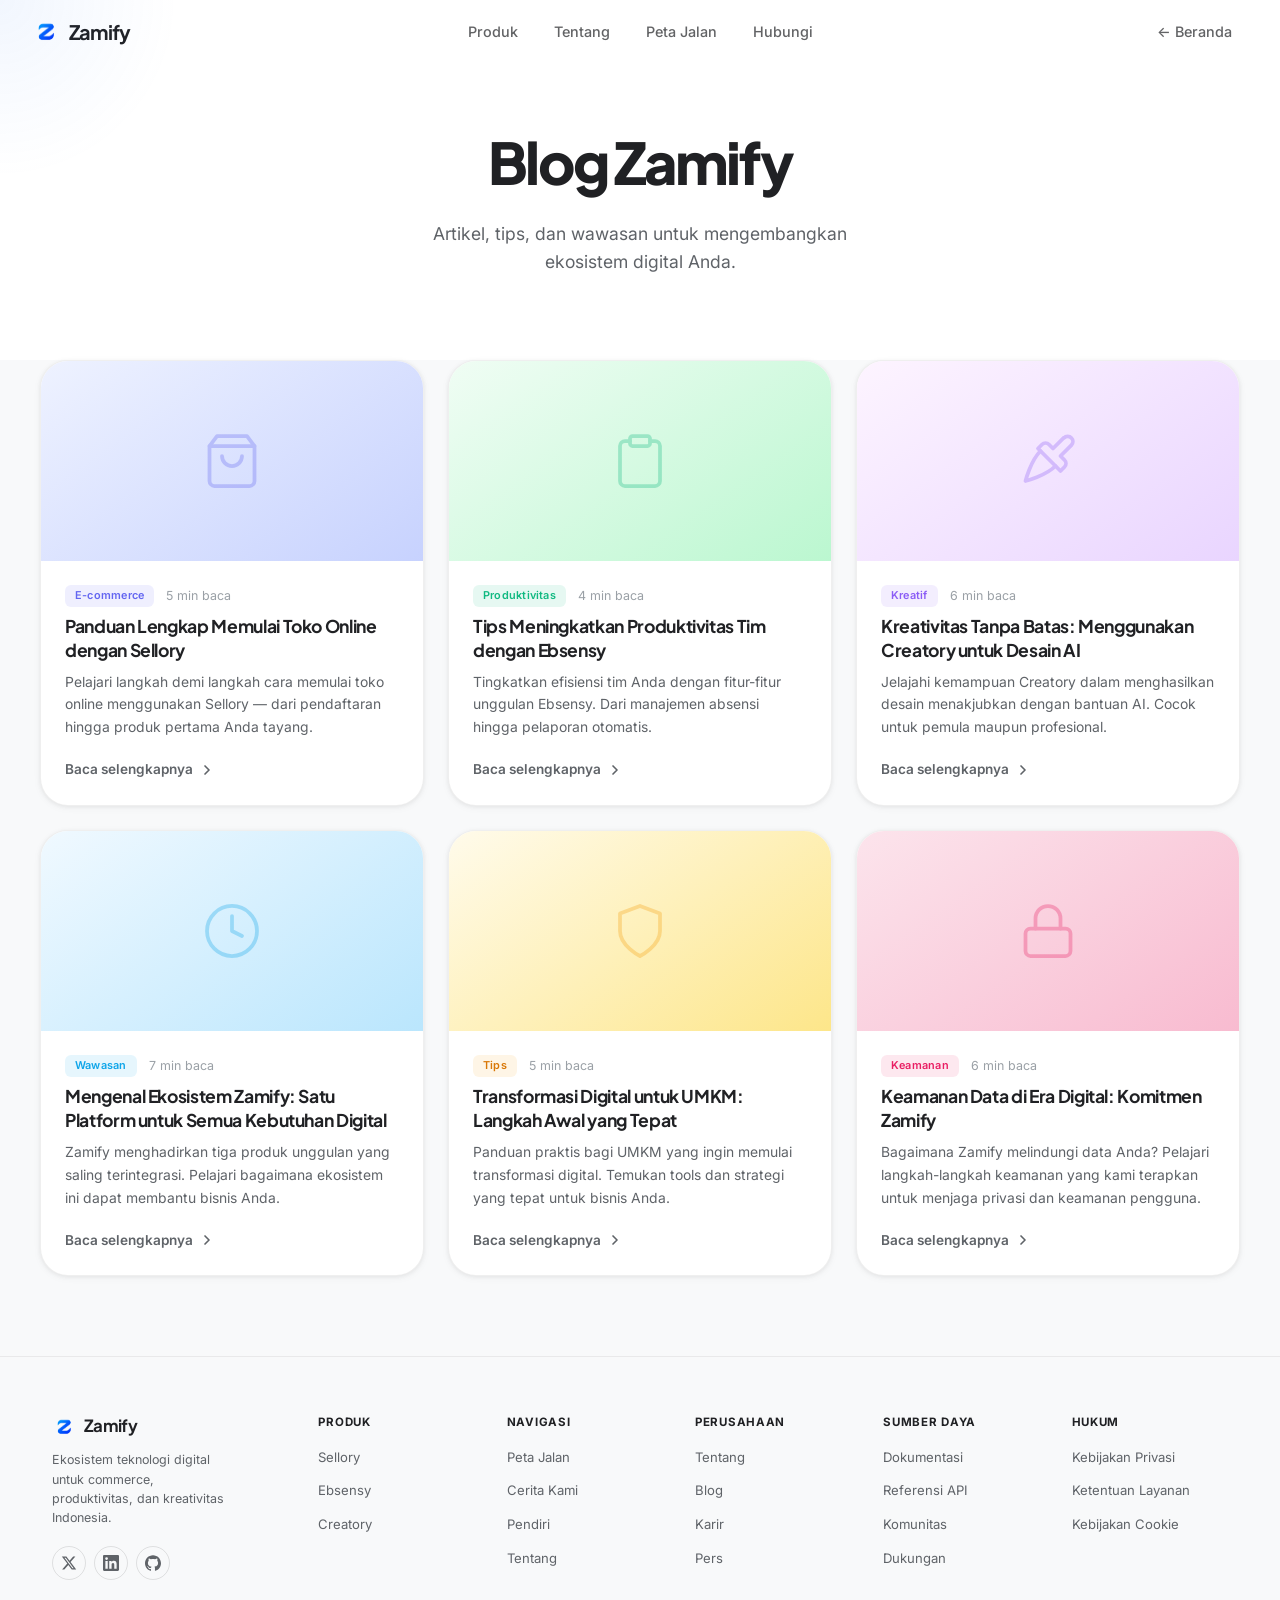
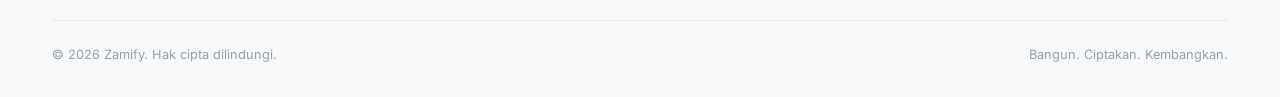
<file: blog.html>
<!DOCTYPE html>
<html lang="id">
<head>
  <meta charset="UTF-8" />
  <meta name="viewport" content="width=device-width, initial-scale=1.0" />
  <meta name="description" content="Blog Zamify — Artikel, tips, dan wawasan seputar ekosistem digital Zamify." />
  <meta name="theme-color" content="#ffffff" />
  <title>Blog — Zamify</title>
  <link rel="icon" type="image/png" href="asset/by%20(2).png" />
  <link rel="shortcut icon" type="image/png" href="asset/by%20(2).png" />
  <link rel="apple-touch-icon" href="asset/by%20(2).png" />
  <link rel="preconnect" href="https://fonts.googleapis.com" />
  <link rel="preconnect" href="https://fonts.gstatic.com" crossorigin />
  <link href="https://fonts.googleapis.com/css2?family=Inter:wght@300;400;500;600;700;800;900&family=Plus+Jakarta+Sans:wght@300;400;500;600;700;800&display=swap" rel="stylesheet" />
  <link rel="stylesheet" href="style.css" />
  <style>
    .blog-hero {
      min-height: 40vh;
      display: flex;
      align-items: center;
      justify-content: center;
      text-align: center;
      padding-top: 80px;
    }
    .blog-hero-headline {
      font-size: clamp(2rem, 5vw, 3.6rem);
      font-weight: 800;
      letter-spacing: -0.05em;
      font-family: var(--font-alt);
      margin-bottom: 12px;
    }
    .blog-hero-sub {
      color: var(--muted);
      font-size: clamp(0.95rem, 1.5vw, 1.1rem);
      max-width: 500px;
      margin: 0 auto;
    }

    .blog-grid-section {
      padding: 0 0 80px;
      background: var(--surface);
    }
    .blog-grid {
      display: grid;
      grid-template-columns: repeat(auto-fill, minmax(340px, 1fr));
      gap: 24px;
    }

    .blog-card {
      border-radius: var(--r-lg);
      overflow: hidden;
      background: var(--paper);
      border: 1.5px solid var(--line-soft);
      box-shadow: var(--shadow-sm);
      transition: transform var(--dur-mid) var(--ease), box-shadow var(--dur-mid) var(--ease), border-color var(--dur-mid) ease;
      display: flex;
      flex-direction: column;
    }
    .blog-card:hover {
      transform: translateY(-4px);
      box-shadow: var(--shadow-lg);
      border-color: var(--line);
    }

    .blog-card-thumb {
      height: 200px;
      position: relative;
      overflow: hidden;
      display: flex;
      align-items: center;
      justify-content: center;
    }
    .blog-card-thumb svg {
      width: 60px;
      height: 60px;
      opacity: 0.3;
    }
    .blog-card-body {
      padding: 24px;
      display: flex;
      flex-direction: column;
      gap: 8px;
      flex: 1;
    }
    .blog-card-meta {
      display: flex;
      align-items: center;
      gap: 12px;
      font-size: 0.78rem;
      color: var(--muted-light);
    }
    .blog-card-category {
      display: inline-flex;
      align-items: center;
      height: 22px;
      padding: 0 10px;
      border-radius: 6px;
      font-size: 0.68rem;
      font-weight: 600;
      letter-spacing: 0.02em;
    }
    .blog-card-title {
      font-size: 1.1rem;
      font-weight: 700;
      color: var(--ink);
      line-height: 1.35;
      letter-spacing: -0.02em;
      font-family: var(--font-alt);
      display: -webkit-box;
      -webkit-line-clamp: 2;
      -webkit-box-orient: vertical;
      overflow: hidden;
    }
    .blog-card-excerpt {
      font-size: 0.87rem;
      color: var(--muted);
      line-height: 1.65;
      display: -webkit-box;
      -webkit-line-clamp: 3;
      -webkit-box-orient: vertical;
      overflow: hidden;
      flex: 1;
    }
    .blog-card-link {
      display: inline-flex;
      align-items: center;
      gap: 6px;
      color: var(--muted);
      font-size: 0.85rem;
      font-weight: 600;
      margin-top: 12px;
      transition: color var(--dur-fast) ease, gap var(--dur-fast) ease;
    }
    .blog-card:hover .blog-card-link {
      color: var(--ink);
      gap: 10px;
    }
    .blog-card-link svg {
      width: 16px;
      height: 16px;
    }

    .blog-empty {
      text-align: center;
      padding: 80px 20px;
      color: var(--muted);
    }
    .blog-empty h3 {
      font-size: 1.4rem;
      font-weight: 700;
      color: var(--ink);
      margin-bottom: 8px;
      font-family: var(--font-alt);
    }

    .blog-article-full {
      display: none;
    }

    @media (max-width: 1024px) {
      .blog-grid {
        grid-template-columns: repeat(2, 1fr);
      }
      .blog-hero {
        min-height: 30vh;
        padding-top: 72px;
      }
    }

    @media (max-width: 768px) {
      .blog-grid {
        grid-template-columns: 1fr;
        gap: 16px;
      }
      .blog-grid-section {
        padding: 0 0 48px;
      }
      .blog-hero {
        min-height: 25vh;
        padding: 60px 0 20px;
      }
      .blog-hero-headline {
        font-size: clamp(1.6rem, 6vw, 2rem);
      }
      .blog-hero-sub {
        font-size: 0.9rem;
      }
      .blog-card-thumb {
        height: 160px;
      }
      .blog-card-body {
        padding: 18px;
      }
      .blog-card-title {
        font-size: 1rem;
      }
      .blog-card-excerpt {
        font-size: 0.82rem;
        -webkit-line-clamp: 2;
      }
    }

    @media (max-width: 480px) {
      .blog-hero {
        min-height: 20vh;
        padding: 48px 0 16px;
      }
      .blog-hero-headline {
        font-size: 1.4rem;
      }
      .blog-card-thumb {
        height: 140px;
      }
      .blog-card-body {
        padding: 14px;
      }
      .blog-card-title {
        font-size: 0.95rem;
      }
      .blog-card-meta {
        font-size: 0.72rem;
        gap: 8px;
      }
      .blog-card-link {
        font-size: 0.8rem;
      }
    }
  </style>
</head>
<body>

  <!-- ═══════════════════════════════════════════
       STICKY NAVBAR
  ═══════════════════════════════════════════ -->
  <nav id="navbar" class="navbar" role="navigation" aria-label="Main navigation">
    <div class="nav-container">

      <a href="index.html" class="nav-logo" aria-label="Zamify Home">
        <img src="asset/by (2).png" alt="Zamify" class="nav-logo-mark" />
        <span class="nav-logo-text">Zamify</span>
      </a>

      <ul class="nav-links" role="list">
        <li><a href="index.html#experiments" class="nav-link">Produk</a></li>
        <li><a href="index.html#about" class="nav-link">Tentang</a></li>
        <li><a href="index.html#roadmap" class="nav-link">Peta Jalan</a></li>
        <li><a href="index.html#connect" class="nav-link">Hubungi</a></li>
      </ul>

      <div class="nav-actions">
        <a href="index.html" class="nav-signin">← Beranda</a>
      </div>

      <button class="nav-hamburger" id="nav-hamburger" aria-label="Toggle menu" aria-expanded="false">
        <span></span><span></span><span></span>
      </button>
    </div>

    <div class="mobile-menu" id="mobile-menu" aria-hidden="true">
      <ul class="mobile-nav-links" role="list">
        <li><a href="index.html#experiments" class="mobile-nav-link">Produk</a></li>
        <li><a href="index.html#about" class="mobile-nav-link">Tentang</a></li>
        <li><a href="index.html#roadmap" class="mobile-nav-link">Peta Jalan</a></li>
        <li><a href="index.html#connect" class="mobile-nav-link">Hubungi</a></li>
      </ul>
      <div class="mobile-nav-actions">
        <a href="index.html" class="btn btn-ghost">← Beranda</a>
      </div>
    </div>
  </nav>

  <!-- ═══════════════════════════════════════════
       BLOG HERO
  ═══════════════════════════════════════════ -->
  <section class="blog-hero section-pad" aria-labelledby="blog-hero-title">
    <div class="section-container" style="text-align:center;">
      <h1 id="blog-hero-title" class="blog-hero-headline reveal-up">Blog Zamify</h1>
      <p class="blog-hero-sub reveal-up" style="--delay:0.1s">
        Artikel, tips, dan wawasan untuk mengembangkan ekosistem digital Anda.
      </p>
    </div>
  </section>

  <!-- ═══════════════════════════════════════════
       BLOG GRID
  ═══════════════════════════════════════════ -->
  <section class="blog-grid-section section-pad" id="blog-posts">
    <div class="section-container">
      <div class="blog-grid" role="list">

        <article class="blog-card reveal-card" style="--delay:0.05s" role="listitem">
          <div class="blog-card-thumb" style="background:linear-gradient(145deg,#eef2ff,#c7d2fe);">
            <svg viewBox="0 0 24 24" fill="none" stroke="#6366f1" stroke-width="1.5" stroke-linecap="round" stroke-linejoin="round">
              <path d="M6 2L3 6v14a2 2 0 002 2h14a2 2 0 002-2V6l-3-4z"/><line x1="3" y1="6" x2="21" y2="6"/><path d="M16 10a4 4 0 01-8 0"/>
            </svg>
          </div>
          <div class="blog-card-body">
            <div class="blog-card-meta">
              <span class="blog-card-category" style="color:#6366f1;background:rgba(99,102,241,0.1);">E-commerce</span>
              <span>5 min baca</span>
            </div>
            <h2 class="blog-card-title">Panduan Lengkap Memulai Toko Online dengan Sellory</h2>
            <p class="blog-card-excerpt">Pelajari langkah demi langkah cara memulai toko online menggunakan Sellory — dari pendaftaran hingga produk pertama Anda tayang.</p>
            <a href="#" class="blog-card-link">
              Baca selengkapnya
              <svg viewBox="0 0 24 24" fill="none" stroke="currentColor" stroke-width="2.5" stroke-linecap="round" stroke-linejoin="round"><path d="m9 18 6-6-6-6"/></svg>
            </a>
          </div>
        </article>

        <article class="blog-card reveal-card" style="--delay:0.1s" role="listitem">
          <div class="blog-card-thumb" style="background:linear-gradient(145deg,#f0fdf4,#bbf7d0);">
            <svg viewBox="0 0 24 24" fill="none" stroke="#10b981" stroke-width="1.5" stroke-linecap="round" stroke-linejoin="round">
              <path d="M16 4h2a2 2 0 012 2v14a2 2 0 01-2 2H6a2 2 0 01-2-2V6a2 2 0 012-2h2"/><rect x="8" y="2" width="8" height="4" rx="1" ry="1"/>
            </svg>
          </div>
          <div class="blog-card-body">
            <div class="blog-card-meta">
              <span class="blog-card-category" style="color:#10b981;background:rgba(16,185,129,0.1);">Produktivitas</span>
              <span>4 min baca</span>
            </div>
            <h2 class="blog-card-title">Tips Meningkatkan Produktivitas Tim dengan Ebsensy</h2>
            <p class="blog-card-excerpt">Tingkatkan efisiensi tim Anda dengan fitur-fitur unggulan Ebsensy. Dari manajemen absensi hingga pelaporan otomatis.</p>
            <a href="#" class="blog-card-link">
              Baca selengkapnya
              <svg viewBox="0 0 24 24" fill="none" stroke="currentColor" stroke-width="2.5" stroke-linecap="round" stroke-linejoin="round"><path d="m9 18 6-6-6-6"/></svg>
            </a>
          </div>
        </article>

        <article class="blog-card reveal-card" style="--delay:0.15s" role="listitem">
          <div class="blog-card-thumb" style="background:linear-gradient(145deg,#fdf4ff,#e9d5ff);">
            <svg viewBox="0 0 24 24" fill="none" stroke="#8b5cf6" stroke-width="1.5" stroke-linecap="round" stroke-linejoin="round">
              <path d="M18.37 2.63L14 7l-1.59-1.59a2 2 0 00-2.82 0L8 7l9 9 1.59-1.59a2 2 0 000-2.82L17 10l4.37-4.37a2 2 0 000-2.82 2 2 0 00-3 0z"/><path d="M9 8c-4 4-6 12-6 12s8-2 12-6"/>
            </svg>
          </div>
          <div class="blog-card-body">
            <div class="blog-card-meta">
              <span class="blog-card-category" style="color:#8b5cf6;background:rgba(139,92,246,0.1);">Kreatif</span>
              <span>6 min baca</span>
            </div>
            <h2 class="blog-card-title">Kreativitas Tanpa Batas: Menggunakan Creatory untuk Desain AI</h2>
            <p class="blog-card-excerpt">Jelajahi kemampuan Creatory dalam menghasilkan desain menakjubkan dengan bantuan AI. Cocok untuk pemula maupun profesional.</p>
            <a href="#" class="blog-card-link">
              Baca selengkapnya
              <svg viewBox="0 0 24 24" fill="none" stroke="currentColor" stroke-width="2.5" stroke-linecap="round" stroke-linejoin="round"><path d="m9 18 6-6-6-6"/></svg>
            </a>
          </div>
        </article>

        <article class="blog-card reveal-card" style="--delay:0.2s" role="listitem">
          <div class="blog-card-thumb" style="background:linear-gradient(145deg,#f0f9ff,#bae6fd);">
            <svg viewBox="0 0 24 24" fill="none" stroke="#0ea5e9" stroke-width="1.5" stroke-linecap="round" stroke-linejoin="round">
              <circle cx="12" cy="12" r="10"/><polyline points="12 6 12 12 16 14"/>
            </svg>
          </div>
          <div class="blog-card-body">
            <div class="blog-card-meta">
              <span class="blog-card-category" style="color:#0ea5e9;background:rgba(14,165,233,0.1);">Wawasan</span>
              <span>7 min baca</span>
            </div>
            <h2 class="blog-card-title">Mengenal Ekosistem Zamify: Satu Platform untuk Semua Kebutuhan Digital</h2>
            <p class="blog-card-excerpt">Zamify menghadirkan tiga produk unggulan yang saling terintegrasi. Pelajari bagaimana ekosistem ini dapat membantu bisnis Anda.</p>
            <a href="#" class="blog-card-link">
              Baca selengkapnya
              <svg viewBox="0 0 24 24" fill="none" stroke="currentColor" stroke-width="2.5" stroke-linecap="round" stroke-linejoin="round"><path d="m9 18 6-6-6-6"/></svg>
            </a>
          </div>
        </article>

        <article class="blog-card reveal-card" style="--delay:0.25s" role="listitem">
          <div class="blog-card-thumb" style="background:linear-gradient(145deg,#fffbeb,#fde68a);">
            <svg viewBox="0 0 24 24" fill="none" stroke="#f59e0b" stroke-width="1.5" stroke-linecap="round" stroke-linejoin="round">
              <path d="M12 22s8-4 8-10V5l-8-3-8 3v7c0 6 8 10 8 10z"/>
            </svg>
          </div>
          <div class="blog-card-body">
            <div class="blog-card-meta">
              <span class="blog-card-category" style="color:#d97706;background:rgba(245,158,11,0.1);">Tips</span>
              <span>5 min baca</span>
            </div>
            <h2 class="blog-card-title">Transformasi Digital untuk UMKM: Langkah Awal yang Tepat</h2>
            <p class="blog-card-excerpt">Panduan praktis bagi UMKM yang ingin memulai transformasi digital. Temukan tools dan strategi yang tepat untuk bisnis Anda.</p>
            <a href="#" class="blog-card-link">
              Baca selengkapnya
              <svg viewBox="0 0 24 24" fill="none" stroke="currentColor" stroke-width="2.5" stroke-linecap="round" stroke-linejoin="round"><path d="m9 18 6-6-6-6"/></svg>
            </a>
          </div>
        </article>

        <article class="blog-card reveal-card" style="--delay:0.3s" role="listitem">
          <div class="blog-card-thumb" style="background:linear-gradient(145deg,#fce4ec,#f8bbd0);">
            <svg viewBox="0 0 24 24" fill="none" stroke="#e91e63" stroke-width="1.5" stroke-linecap="round" stroke-linejoin="round">
              <rect x="3" y="11" width="18" height="11" rx="2" ry="2"/><path d="M7 11V7a5 5 0 0110 0v4"/>
            </svg>
          </div>
          <div class="blog-card-body">
            <div class="blog-card-meta">
              <span class="blog-card-category" style="color:#e91e63;background:rgba(233,30,99,0.1);">Keamanan</span>
              <span>6 min baca</span>
            </div>
            <h2 class="blog-card-title">Keamanan Data di Era Digital: Komitmen Zamify</h2>
            <p class="blog-card-excerpt">Bagaimana Zamify melindungi data Anda? Pelajari langkah-langkah keamanan yang kami terapkan untuk menjaga privasi dan keamanan pengguna.</p>
            <a href="#" class="blog-card-link">
              Baca selengkapnya
              <svg viewBox="0 0 24 24" fill="none" stroke="currentColor" stroke-width="2.5" stroke-linecap="round" stroke-linejoin="round"><path d="m9 18 6-6-6-6"/></svg>
            </a>
          </div>
        </article>

      </div>
    </div>
  </section>

  <!-- ═══════════════════════════════════════════
       FOOTER
  ═══════════════════════════════════════════ -->
  <footer class="footer" role="contentinfo">
    <div class="footer-container">
      <div class="footer-top">
        <div class="footer-brand">
          <a href="index.html" class="footer-logo" aria-label="Zamify Home">
            <img src="asset/by (2).png" alt="Zamify" width="28" height="28" />
            <span>Zamify</span>
          </a>
          <p class="footer-tagline">Ekosistem teknologi digital untuk commerce, produktivitas, dan kreativitas Indonesia.</p>
          <div class="footer-socials">
            <a href="#" class="social-link" aria-label="Twitter">
              <svg width="16" height="16" viewBox="0 0 24 24" fill="currentColor"><path d="M18.244 2.25h3.308l-7.227 8.26 8.502 11.24H16.17l-5.214-6.817L4.99 21.75H1.68l7.73-8.835L1.254 2.25H8.08l4.713 6.231zm-1.161 17.52h1.833L7.084 4.126H5.117z"/></svg>
            </a>
            <a href="#" class="social-link" aria-label="LinkedIn">
              <svg width="16" height="16" viewBox="0 0 24 24" fill="currentColor"><path d="M20.447 20.452h-3.554v-5.569c0-1.328-.027-3.037-1.852-3.037-1.853 0-2.136 1.445-2.136 2.939v5.667H9.351V9h3.414v1.561h.046c.477-.9 1.637-1.85 3.37-1.85 3.601 0 4.267 2.37 4.267 5.455v6.286zM5.337 7.433a2.062 2.062 0 0 1-2.063-2.065 2.064 2.064 0 1 1 2.063 2.065zm1.782 13.019H3.555V9h3.564v11.452zM22.225 0H1.771C.792 0 0 .774 0 1.729v20.542C0 23.227.792 24 1.771 24h20.451C23.2 24 24 23.227 24 22.271V1.729C24 .774 23.2 0 22.222 0h.003z"/></svg>
            </a>
            <a href="#" class="social-link" aria-label="GitHub">
              <svg width="16" height="16" viewBox="0 0 24 24" fill="currentColor"><path d="M12 .297c-6.63 0-12 5.373-12 12 0 5.303 3.438 9.8 8.205 11.385.6.113.82-.258.82-.577 0-.285-.01-1.04-.015-2.04-3.338.724-4.042-1.61-4.042-1.61C4.422 18.07 3.633 17.7 3.633 17.7c-1.087-.744.084-.729.084-.729 1.205.084 1.838 1.236 1.838 1.236 1.07 1.835 2.809 1.305 3.495.998.108-.776.417-1.305.76-1.605-2.665-.3-5.466-1.332-5.466-5.93 0-1.31.465-2.38 1.235-3.22-.135-.303-.54-1.523.105-3.176 0 0 1.005-.322 3.3 1.23.96-.267 1.98-.399 3-.405 1.02.006 2.04.138 3 .405 2.28-1.552 3.285-1.23 3.285-1.23.645 1.653.24 2.873.12 3.176.765.84 1.23 1.91 1.23 3.22 0 4.61-2.805 5.625-5.475 5.92.42.36.81 1.096.81 2.22 0 1.606-.015 2.896-.015 3.286 0 .315.21.69.825.57C20.565 22.092 24 17.592 24 12.297c0-6.627-5.373-12-12-12"/></svg>
            </a>
          </div>
        </div>

        <div class="footer-links-group">
          <h4 class="footer-group-title">Produk</h4>
          <ul>
            <li><a href="#">Sellory</a></li>
            <li><a href="#">Ebsensy</a></li>
            <li><a href="#">Creatory</a></li>
          </ul>
        </div>

        <div class="footer-links-group">
          <h4 class="footer-group-title">Navigasi</h4>
          <ul>
            <li><a href="index.html#roadmap">Peta Jalan</a></li>
            <li><a href="index.html#story">Cerita Kami</a></li>
            <li><a href="index.html#founder">Pendiri</a></li>
            <li><a href="index.html#about">Tentang</a></li>
          </ul>
        </div>

        <div class="footer-links-group">
          <h4 class="footer-group-title">Perusahaan</h4>
          <ul>
            <li><a href="index.html#about">Tentang</a></li>
            <li><a href="blog.html">Blog</a></li>
            <li><a href="#">Karir</a></li>
            <li><a href="#">Pers</a></li>
          </ul>
        </div>

        <div class="footer-links-group">
          <h4 class="footer-group-title">Sumber Daya</h4>
          <ul>
            <li><a href="#">Dokumentasi</a></li>
            <li><a href="#">Referensi API</a></li>
            <li><a href="#">Komunitas</a></li>
            <li><a href="#">Dukungan</a></li>
          </ul>
        </div>

        <div class="footer-links-group">
          <h4 class="footer-group-title">Hukum</h4>
          <ul>
            <li><a href="#">Kebijakan Privasi</a></li>
            <li><a href="#">Ketentuan Layanan</a></li>
            <li><a href="#">Kebijakan Cookie</a></li>
          </ul>
        </div>
      </div>

      <div class="footer-bottom">
        <p class="footer-copy">© 2026 Zamify. Hak cipta dilindungi.</p>
        <p class="footer-motto">Bangun. Ciptakan. Kembangkan.</p>
      </div>
    </div>
  </footer>

  <div class="cursor-glow" id="cursor-glow" aria-hidden="true"></div>

  <div class="toast" id="toast" aria-live="polite">
    <span class="toast-icon"></span>
    <span class="toast-msg">Masih dalam masa pembangunan</span>
  </div>

  <script src="script.js"></script>
  <script>
    (function initBlogLinks() {
      document.querySelectorAll('.blog-card-link').forEach(link => {
        link.addEventListener('click', e => {
          e.preventDefault();
          if (typeof showToast === 'function') {
            showToast(' Artikel sedang dalam pengembangan');
          }
        });
      });
    })();
  </script>
</body>
</html>
</file>
<file: style.css>
/* ═══════════════════════════════════════════════════════════
   ZAMIFY — Google Labs Style Redesign
   Clean · Light · Premium · Modern
═══════════════════════════════════════════════════════════ */

/* ── DESIGN TOKENS ─────────────────────────────────────── */
:root {
  --ink:        #202124;
  --ink-soft:   #3c4043;
  --muted:      #5f6368;
  --muted-light:#9aa0a6;
  --paper:      #ffffff;
  --surface:    #f8f9fa;
  --surface-2:  #f1f3f4;
  --line:       rgba(32,33,36,0.12);
  --line-soft:  rgba(32,33,36,0.07);

  /* Brand accent palette */
  --blue:       #4285f4;
  --purple:     #8b5cf6;

  /* Radius */
  --r-sm:   12px;
  --r-md:   20px;
  --r-lg:   28px;
  --r-pill: 999px;

  /* Motion */
  --ease:       cubic-bezier(0.22, 1, 0.36, 1);
  --dur-fast:   0.18s;
  --dur-mid:    0.3s;

  /* Font */
  --font:    'Inter', 'Plus Jakarta Sans', system-ui, sans-serif;
  --font-alt:'Plus Jakarta Sans', 'Inter', system-ui, sans-serif;

  /* Shadows */
  --shadow-sm:  0 1px 4px rgba(0,0,0,0.06), 0 2px 8px rgba(0,0,0,0.04);
  --shadow-md:  0 4px 16px rgba(0,0,0,0.08), 0 1px 4px rgba(0,0,0,0.04);
  --shadow-lg:  0 8px 32px rgba(0,0,0,0.10), 0 2px 8px rgba(0,0,0,0.06);
  --shadow-xl:  0 20px 60px rgba(0,0,0,0.14), 0 4px 16px rgba(0,0,0,0.06);

  /* Z layers */
  --z-intro:  9999;
  --z-sticky:  200;
}

/* ── RESET ─────────────────────────────────────────────── */
*, *::before, *::after {
  box-sizing: border-box;
  margin: 0;
  padding: 0;
}
html {
  scroll-behavior: smooth;
  scroll-padding-top: 72px;
  -webkit-font-smoothing: antialiased;
  -moz-osx-font-smoothing: grayscale;
}
body {
  min-height: 100vh;
  overflow-x: hidden;
  background: var(--paper);
  color: var(--ink);
  font-family: var(--font);
  font-size: 1rem;
  line-height: 1.6;
}
a { color: inherit; text-decoration: none; }
ul { list-style: none; }
button { font: inherit; border: 0; background: none; cursor: pointer; }
svg { display: block; max-width: 100%; }
img { display: block; max-width: 100%; }

::selection {
  background: rgba(66,133,244,0.18);
  color: var(--ink);
}
::-webkit-scrollbar { width: 6px; height: 6px; }
::-webkit-scrollbar-track { background: var(--surface); }
::-webkit-scrollbar-thumb { background: rgba(32,33,36,0.25); border-radius: var(--r-pill); }

/* ── UTILITY ───────────────────────────────────────────── */
.btn {
  display: inline-flex;
  align-items: center;
  justify-content: center;
  gap: 8px;
  min-height: 44px;
  padding: 0 22px;
  border-radius: var(--r-pill);
  border: 1.5px solid transparent;
  font-size: 0.95rem;
  font-weight: 600;
  white-space: nowrap;
  transition:
    transform var(--dur-fast) var(--ease),
    background var(--dur-mid) var(--ease),
    border-color var(--dur-mid) var(--ease),
    box-shadow var(--dur-mid) var(--ease);
}
.btn:hover { transform: translateY(-1px); }
.btn:active { transform: translateY(0); }

.btn-lg { min-height: 52px; padding: 0 30px; font-size: 1rem; }

.btn-primary {
  background: var(--ink);
  color: #fff;
  border-color: var(--ink);
  box-shadow: 0 1px 3px rgba(0,0,0,0.15);
}
.btn-primary:hover {
  background: var(--ink-soft);
  box-shadow: var(--shadow-md);
}

.btn-ghost {
  background: transparent;
  border-color: var(--line);
  color: var(--ink);
}
.btn-ghost:hover {
  background: var(--surface);
  border-color: rgba(32,33,36,0.2);
}

.gradient-text {
  background: linear-gradient(135deg, #4285f4, #8b5cf6);
  -webkit-background-clip: text;
  -webkit-text-fill-color: transparent;
  background-clip: text;
}

/* Reveal animations */
.reveal-up, .reveal-fade {
  opacity: 0;
  transform: translateY(24px);
  transition: opacity 0.65s var(--ease), transform 0.65s var(--ease);
  transition-delay: var(--delay, 0s);
}
.reveal-up.revealed, .reveal-fade.revealed {
  opacity: 1;
  transform: translateY(0);
}
.reveal-card {
  opacity: 0;
  transform: translateY(20px) scale(0.98);
  transition: opacity 0.55s var(--ease), transform 0.55s var(--ease);
  transition-delay: var(--delay, 0s);
}
.reveal-card.revealed { opacity: 1; transform: translateY(0) scale(1); }

/* ════════════════════════════════════════════════════════
   INTRO LOADING SCREEN
════════════════════════════════════════════════════════ */
.intro-screen {
  position: fixed;
  inset: 0;
  z-index: var(--z-intro);
  display: grid;
  place-items: center;
  overflow: hidden;
  background: var(--paper);
  color: var(--ink);
}
.intro-screen.intro-hidden {
  pointer-events: none;
  opacity: 0;
  transition: opacity 0.6s ease;
}
.intro-screen.intro-gone { display: none; }

.intro-content {
  position: relative;
  z-index: 2;
  display: flex;
  flex-direction: column;
  align-items: center;
  gap: 14px;
}
.intro-logo-text {
  font-size: clamp(2.8rem, 9vw, 6rem);
  font-weight: 800;
  letter-spacing: -0.06em;
  color: var(--ink);
  animation: introReveal 0.6s var(--ease) 0.12s both;
  font-family: var(--font-alt);
}
.intro-tagline {
  color: var(--muted);
  font-size: clamp(1rem, 2.5vw, 1.35rem);
  font-weight: 500;
  animation: introReveal 0.6s var(--ease) 0.4s both;
}
.intro-progress {
  width: min(240px, 55vw);
  height: 3px;
  margin-top: 20px;
  overflow: hidden;
  border-radius: var(--r-pill);
  background: var(--line);
}
.intro-progress-bar {
  height: 100%;
  width: 0;
  border-radius: inherit;
  background: linear-gradient(90deg, var(--blue), var(--purple));
  animation: introProgress 2.5s var(--ease) 0.4s forwards;
}

/* Intro blobs */
.intro-bg-blob {
  position: absolute;
  z-index: 1;
  opacity: 0;
  animation: blobAppear 0.8s var(--ease) forwards, blobFloat 8s ease-in-out infinite alternate;
}
.intro-blob-top-left  { width: min(38vw, 480px); aspect-ratio:1; top:-22vw; left:6vw; animation-delay:0s,0.8s; }
.intro-blob-top-right { width: min(30vw, 400px); aspect-ratio:1; top:-8vw; right:-10vw; animation-delay:0.15s,0.95s; }
.intro-blob-1 { width:32vw; height:32vw; left:-10vw; bottom:-8vw; animation-delay:0.3s,1.1s; }
.intro-blob-2 { width:33vw; height:33vw; right:12vw; bottom:-16vw; animation-delay:0.45s,1.25s; }
.intro-blob-3 { width:22vw; height:22vw; top:-14vw; left:42vw; animation-delay:0.6s,1.4s; }

@keyframes introReveal {
  from { opacity:0; transform:translateY(16px) scale(0.97); }
  to   { opacity:1; transform:translateY(0) scale(1); }
}
@keyframes introProgress { to { width:100%; } }
@keyframes blobAppear {
  from { opacity:0; transform:scale(0.6); }
  to   { opacity:.5; transform:scale(1); }
}
@keyframes blobFloat {
  0%   { transform:translate3d(0,0,0) rotate(0deg); }
  50%  { transform:translate3d(14px,-28px,0) rotate(2deg); }
  100% { transform:translate3d(-6px,-14px,0) rotate(-2deg); }
}
@keyframes blobSpin {
  from { transform:rotate(0deg); }
  to   { transform:rotate(360deg); }
}

.intro-bg-blob svg { display:block; width:100%; height:100%; transform-origin:center; animation:blobSpin 25s linear infinite; will-change:transform; }
.intro-blob-2 svg { animation-duration:35s; animation-direction:reverse; }
.intro-blob-3 svg { animation-duration:20s; }
.intro-blob-top-left svg { animation-duration:30s; animation-direction:reverse; }
.intro-blob-top-right svg { animation-duration:22s; }

/* ════════════════════════════════════════════════════════
   NAVBAR
════════════════════════════════════════════════════════ */
.navbar {
  position: fixed;
  inset: 0 0 auto;
  z-index: var(--z-sticky);
  color: var(--ink);
  transition:
    background var(--dur-mid) ease,
    border-color var(--dur-mid) ease,
    box-shadow var(--dur-mid) ease;
  border-bottom: 1px solid transparent;
}
.navbar.scrolled {
  background: rgba(255,255,255,0.9);
  border-color: var(--line);
  box-shadow: 0 1px 0 var(--line), var(--shadow-sm);
  backdrop-filter: blur(20px);
  -webkit-backdrop-filter: blur(20px);
}

.nav-container {
  height: 64px;
  padding: 0 32px;
  display: grid;
  grid-template-columns: 1fr auto 1fr;
  align-items: center;
  gap: 20px;
  max-width: 1280px;
  margin: 0 auto;
}

.nav-logo, .footer-logo {
  display: inline-flex;
  align-items: center;
  gap: 9px;
  width: fit-content;
}
.nav-logo-mark { width: 28px; height: 28px; object-fit: contain; }
.nav-logo-text {
  font-size: 1.25rem;
  font-weight: 700;
  letter-spacing: -0.04em;
  color: var(--ink);
  font-family: var(--font-alt);
}

.nav-links {
  display: flex;
  align-items: center;
  justify-content: center;
  gap: 4px;
}
.nav-link, .nav-signin {
  display: inline-flex;
  min-height: 38px;
  align-items: center;
  border-radius: var(--r-pill);
  color: var(--muted);
  font-size: 0.9rem;
  font-weight: 500;
  padding: 0 16px;
  transition: background var(--dur-fast) ease, color var(--dur-fast) ease;
}
.nav-link:hover, .nav-signin:hover {
  background: var(--surface);
  color: var(--ink);
}

/* On dark hero (before scroll), links appear light */
.navbar:not(.scrolled) .nav-link,
.navbar:not(.scrolled) .nav-signin {
  color: rgba(32,33,36,0.7);
}
.navbar:not(.scrolled) .nav-link:hover,
.navbar:not(.scrolled) .nav-signin:hover {
  background: rgba(32,33,36,0.06);
  color: var(--ink);
}

.nav-actions {
  display: flex;
  align-items: center;
  justify-content: flex-end;
  gap: 8px;
}
.nav-cta {
  min-height: 38px;
  padding: 0 20px;
  font-size: 0.9rem;
}

/* Hamburger */
.nav-hamburger {
  display: none;
  flex-direction: column;
  justify-self: end;
  gap: 5px;
  padding: 8px;
  border-radius: var(--r-sm);
}
.nav-hamburger span {
  width: 20px; height: 2px;
  border-radius: 2px;
  background: var(--ink);
  transition: transform var(--dur-fast) var(--ease), opacity var(--dur-fast) ease;
}
.nav-hamburger.open span:nth-child(1) { transform: translateY(7px) rotate(45deg); }
.nav-hamburger.open span:nth-child(2) { opacity: 0; }
.nav-hamburger.open span:nth-child(3) { transform: translateY(-7px) rotate(-45deg); }

/* Mobile menu */
.mobile-menu {
  display: none;
  padding: 16px;
  border-top: 1px solid var(--line);
  background: rgba(255,255,255,0.97);
  backdrop-filter: blur(20px);
}
.mobile-menu.open { display: block; }
.mobile-nav-links { display: grid; gap: 4px; margin-bottom: 12px; }
.mobile-nav-link {
  display: flex;
  min-height: 44px;
  align-items: center;
  border-radius: var(--r-md);
  color: var(--ink);
  font-weight: 500;
  padding: 0 14px;
  transition: background var(--dur-fast) ease;
}
.mobile-nav-link:hover { background: var(--surface); }
.mobile-nav-actions { display: grid; grid-template-columns: 1fr 1fr; gap: 8px; }

/* ════════════════════════════════════════════════════════
   HERO — Ecosystem Brand Layout
════════════════════════════════════════════════════════ */
.hero {
  position: relative;
  overflow: hidden;
  background: var(--paper);
  color: var(--ink);
}

/* ── Decorative background gradients ── */
.hero-bg {
  position: absolute;
  inset: 0;
  pointer-events: none;
  z-index: 0;
  overflow: hidden;
}

.hero-gradient {
  position: absolute;
  border-radius: 50%;
  filter: blur(100px);
  opacity: 0.1;
  will-change: transform;
}

.hero-gradient-1 {
  width: 45vw;
  height: 45vw;
  top: -15vw;
  right: -8vw;
  background: var(--blue);
  animation: heroGradFloat1 20s infinite alternate ease-in-out;
}

.hero-gradient-2 {
  width: 38vw;
  height: 38vw;
  bottom: -12vw;
  left: -6vw;
  background: var(--purple);
  animation: heroGradFloat2 25s infinite alternate ease-in-out;
}

@keyframes heroGradFloat1 {
  0%   { transform: translate(0, 0) scale(1); }
  100% { transform: translate(-6vw, 6vw) scale(1.08); }
}
@keyframes heroGradFloat2 {
  0%   { transform: translate(0, 0) scale(1); }
  100% { transform: translate(6vw, -6vw) scale(1.12); }
}

/* ── Hero layout — 50/50 split ── */
.hero-layout {
  position: relative;
  z-index: 1;
  display: grid;
  grid-template-columns: 1fr 1.5fr;
  align-items: center;
  gap: 60px;
}

/* ── Left content ── */
.hero-content {
  display: flex;
  flex-direction: column;
  align-items: flex-start;
}

.hero-headline {
  font-family: var(--font-alt);
  font-size: clamp(2.2rem, 4.5vw, 3.5rem);
  font-weight: 800;
  line-height: 1.1;
  letter-spacing: -0.04em;
  color: var(--ink);
  margin-bottom: 20px;
}

.hero-subline {
  font-size: clamp(1.1rem, 2.4vw, 1.6rem);
  font-weight: 800;
  color: var(--ink);
  letter-spacing: -0.04em;
  display: block;
  margin-top: 8px;
}

.hero-description {
  max-width: 520px;
  font-size: clamp(1rem, 1.5vw, 1.15rem);
  line-height: 1.75;
  color: var(--muted);
  margin-bottom: 36px;
}

.hero-actions {
  display: flex;
  flex-wrap: wrap;
  gap: 12px;
}

/* ── Right visual ── */
.hero-visual {
  display: flex;
  align-items: center;
  justify-content: center;
  position: relative;
}

.hero-illustration {
  width: 100%;
  max-width: 900px;
  height: auto;
  aspect-ratio: 1536 / 1024;
  object-fit: contain;
  animation: heroIllusFloat 6s infinite alternate ease-in-out;
  filter: drop-shadow(0 4px 40px rgba(66,133,244,0.06));
  will-change: transform;
}

@keyframes heroIllusFloat {
  0%   { transform: translateY(0); }
  100% { transform: translateY(-10px); }
}

/* ════════════════════════════════════════════════════════
   SHARED SECTION STYLES
═════════════════════════════════════════════════════════ */
.section-pad {
  min-height: 100vh;
  display: flex;
  flex-direction: column;
  justify-content: center;
  padding: 48px 0;
  box-sizing: border-box;
}
.section-container {
  width: min(1400px, 100%);
  margin: 0 auto;
  padding: 0 40px;
}

/* ════════════════════════════════════════════════════════
   EXPERIMENTS SECTION — Google Labs "Explore by collection"
════════════════════════════════════════════════════════ */
.labs-experiments {
  position: relative;
  overflow: hidden;
  background: var(--surface);
}

.labs-experiments-blobs {
  position: absolute;
  inset: 0;
  pointer-events: none;
  z-index: 0;
  overflow: hidden;
}
.labs-blob { position:absolute; pointer-events:none; z-index:0; opacity:0.12; animation:blobFloat 10s ease-in-out infinite alternate; }
.labs-blob svg { display:block; width:100%; height:100%; transform-origin:center; animation:blobSpin 40s linear infinite; will-change:transform; }

.labs-blob-exp-1 { width:420px; height:420px; top:5%; left:-100px; }
.labs-blob-exp-2 { width:380px; height:380px; bottom:10%; right:-80px; animation-delay:-3s; }

/* Header layout like Google Labs */
.labs-header {
  position: relative;
  z-index: 1;
  display: flex;
  align-items: flex-start;
  justify-content: space-between;
  gap: 24px;
  margin-bottom: 32px;
}
.labs-header-left { flex: 1; }
.labs-header-right {
  flex-shrink: 0;
  display: flex;
  align-items: flex-start;
  padding-top: 6px;
}
.labs-view-all {
  display: inline-flex;
  align-items: center;
  gap: 6px;
  color: var(--muted);
  font-size: 0.9rem;
  font-weight: 500;
  transition: color var(--dur-fast) ease;
}
.labs-view-all:hover { color: var(--ink); }
.labs-view-all svg { width:16px; height:16px; }

.labs-headline {
  color: var(--ink);
  font-size: clamp(1.8rem, 4vw, 3.2rem);
  font-weight: 800;
  letter-spacing: -0.04em;
  line-height: 1.15;
  margin-bottom: 16px;
  font-family: var(--font-alt);
}
.labs-subheadline {
  color: var(--muted);
  font-size: clamp(0.9rem, 1.5vw, 1rem);
  line-height: 1.65;
  max-width: 420px;
}

/* Filter tabs */
.exp-filter-bar {
  position: relative;
  z-index: 1;
  display: flex;
  align-items: center;
  gap: 8px;
  flex-wrap: wrap;
  margin-bottom: 28px;
}
.exp-filter-btn {
  display: inline-flex;
  align-items: center;
  gap: 8px;
  min-height: 40px;
  padding: 0 18px;
  border-radius: var(--r-pill);
  font-size: 0.9rem;
  font-weight: 500;
  color: var(--muted);
  background: transparent;
  border: 1.5px solid transparent;
  transition:
    background var(--dur-fast) ease,
    color var(--dur-fast) ease,
    border-color var(--dur-fast) ease;
  cursor: pointer;
}
.exp-filter-btn:hover {
  background: var(--surface);
  color: var(--ink);
}
.exp-filter-btn.active {
  background: var(--ink);
  color: #fff;
  border-color: var(--ink);
  box-shadow: var(--shadow-sm);
}

/* Carousel container */
.exp-carousel { position: relative; }
.exp-carousel-content { position: relative; }

.exp-track-wrap {
  overflow: hidden;
  border-radius: var(--r-lg);
}
.exp-track {
  display: flex;
  gap: 16px;
  transition: transform 0.5s var(--ease);
}

/* Experiment card */
.exp-card {
  flex: 0 0 calc(25% - 12px);
  min-width: 240px;
  border-radius: var(--r-lg);
  overflow: hidden;
  background: var(--paper);
  border: 1px solid var(--line-soft);
  box-shadow: var(--shadow-sm);
  transition:
    transform var(--dur-mid) var(--ease),
    box-shadow var(--dur-mid) var(--ease),
    border-color var(--dur-mid) ease;
  cursor: pointer;
  display: flex;
  flex-direction: column;
}
.exp-card:hover {
  transform: translateY(-4px);
  box-shadow: var(--shadow-lg);
  border-color: var(--line);
}

/* Card visual area */
.exp-card-preview {
  height: 260px;
  position: relative;
  overflow: hidden;
  border-radius: var(--r-lg) var(--r-lg) 0 0;
  display: flex;
  align-items: center;
  justify-content: center;
}
.exp-preview-blob {
  position: absolute;
  border-radius: 50%;
  pointer-events: none;
}
.exp-mock { position: relative; z-index: 2; transform: scale(0.85); }
.exp-card:hover .exp-mock { transform: scale(0.9); transition: transform 0.4s var(--ease); }

/* Small logo circle on card */
.exp-card-logo {
  position: absolute;
  bottom: 14px;
  left: 14px;
  z-index: 3;
  width: 32px;
  height: 32px;
  border-radius: 10px;
  display: grid;
  place-items: center;
  box-shadow: var(--shadow-sm);
}
.exp-card-logo svg { width:16px; height:16px; }

.exp-card-body {
  padding: 16px 18px 20px;
  display: flex;
  flex-direction: column;
  gap: 4px;
  flex: 1;
}
.exp-card-tag {
  display: inline-flex;
  align-items: center;
  height: 22px;
  padding: 0 9px;
  border-radius: 6px;
  font-size: 0.68rem;
  font-weight: 600;
  letter-spacing: 0.02em;
  margin-bottom: 4px;
  align-self: flex-start;
}
.exp-card-title {
  font-family: var(--font-alt);
  font-size: 1.05rem;
  font-weight: 700;
  color: var(--ink);
  letter-spacing: -0.02em;
  line-height: 1.25;
}
.exp-card-desc {
  font-size: 0.82rem;
  color: var(--muted);
  line-height: 1.5;
  margin-top: 2px;
}
.exp-card-link {
  display: inline-flex;
  align-items: center;
  gap: 6px;
  color: var(--muted);
  font-size: 0.82rem;
  font-weight: 600;
  margin-top: auto;
  padding-top: 12px;
  transition: color var(--dur-fast) ease, gap var(--dur-fast) ease;
}
.exp-card:hover .exp-card-link { color: var(--ink); gap: 8px; }

/* Carousel arrow buttons */
.exp-arrow {
  position: absolute;
  top: 50%;
  transform: translateY(-50%);
  z-index: 5;
  width: 42px; height: 42px;
  display: grid;
  place-items: center;
  border-radius: var(--r-pill);
  border: 1.5px solid var(--line);
  background: rgba(255,255,255,0.9);
  backdrop-filter: blur(8px);
  color: var(--ink);
  box-shadow: var(--shadow-md);
  transition: transform var(--dur-fast) var(--ease), background var(--dur-fast) ease;
  cursor: pointer;
}
.exp-arrow:hover { background: var(--paper); transform: translateY(-50%) scale(1.08); }
.exp-prev { left: -20px; }
.exp-next { right: -20px; }

/* ════════════════════════════════════════════════════════
   LABS BLOB STYLES (shared)
════════════════════════════════════════════════════════ */
.labs-about-blob {
  position: absolute;
  pointer-events: none;
  opacity: 0.1;
  animation: blobFloat 12s ease-in-out infinite alternate;
}
.labs-about-blob svg {
  display:block; width:100%; height:100%; transform-origin:center; animation:blobSpin 30s linear infinite; will-change:transform;
}
.labs-about-blob-1 { width:380px; height:380px; top:-80px; left:-100px; }
.labs-about-blob-2 { width:340px; height:340px; bottom:-60px; right:-80px; animation-delay:-4s; }
.labs-about-blob-2 svg { animation-duration:22s; animation-direction:reverse; }
.labs-about-blob-3 { width:240px; height:240px; top:30%; right:25%; animation-delay:-2s; }
.labs-about-blob-3 svg { animation-duration:40s; }


/* ════════════════════════════════════════════════════════
   ABOUT SECTION — Inline strip like Google Labs "About Labs"
════════════════════════════════════════════════════════ */
.labs-about {
  position: relative;
  overflow: hidden;
  background: var(--paper);
  border-top: 1px solid var(--line-soft);
}

.labs-about-blobs { position:absolute; inset:0; pointer-events:none; z-index:0; }
.labs-about-container {
  position: relative;
  z-index: 1;
  max-width: 900px;
}
.labs-about-label {
  font-size: 0.72rem;
  font-weight: 700;
  letter-spacing: 0.12em;
  text-transform: uppercase;
  color: var(--muted);
  margin-bottom: 16px;
  display: block;
}
.labs-about-text {
  font-size: clamp(1rem, 1.8vw, 1.15rem);
  font-weight: 400;
  color: var(--muted);
  line-height: 1.8;
}

/* ════════════════════════════════════════════════════════
   CONNECT SECTION — CTA Banner (Google Labs "Join Labs" style)
════════════════════════════════════════════════════════ */
.labs-connect {
  background: var(--surface);
  position: relative;
  overflow: hidden;
  border-top: 1px solid var(--line-soft);
}
.labs-connect-bg {
  position: absolute;
  inset: 0;
  z-index: 0;
  pointer-events: none;
}
.labs-blob-yellow-bottom {
  position: absolute;
  width: min(50vw, 550px);
  aspect-ratio: 1;
  bottom: -25vw;
  left: 15%;
  opacity: 0.12;
  animation: blobFloat 10s ease-in-out infinite alternate;
}
.labs-blob-orange-bottom {
  position: absolute;
  width: min(40vw, 460px);
  aspect-ratio: 1;
  bottom: -20vw;
  right: 20%;
  opacity: 0.08;
  animation: blobFloat 12s ease-in-out infinite alternate-reverse;
}
.labs-blob-yellow-bottom svg,
.labs-blob-orange-bottom svg {
  display:block; width:100%; height:100%; transform-origin:center; animation:blobSpin 35s linear infinite; will-change:transform;
}
.labs-blob-orange-bottom svg { animation-duration:25s; animation-direction:reverse; }

.labs-connect-container {
  position: relative;
  z-index: 1;
  display: flex;
  flex-direction: column;
  align-items: center;
  gap: 40px;
}
.labs-connect-container .labs-headline {
  text-align: center;
  max-width: 800px;
}
.labs-connect-actions {
  display: flex;
  flex-wrap: wrap;
  justify-content: center;
  gap: 12px;
}
.btn-pill-yellow {
  display: inline-flex;
  align-items: center;
  justify-content: center;
  min-height: 48px;
  padding: 0 28px;
  border-radius: var(--r-pill);
  background: var(--ink);
  color: #fff;
  font-weight: 700;
  font-size: 0.95rem;
  border: 1.5px solid var(--ink);
  box-shadow: var(--shadow-sm);
  transition: transform var(--dur-fast) var(--ease), box-shadow var(--dur-mid) ease, background var(--dur-fast) ease;
}
.btn-pill-yellow:hover {
  transform: translateY(-2px);
  box-shadow: var(--shadow-lg);
  background: var(--ink-soft);
}
.btn-pill-yellow:nth-child(2) {
  background: transparent;
  color: var(--ink);
  border-color: var(--line);
}
.btn-pill-yellow:nth-child(2):hover {
  background: var(--surface);
  box-shadow: var(--shadow-md);
}

/* ════════════════════════════════════════════════════════
   FOOTER
════════════════════════════════════════════════════════ */
.footer {
  background: var(--surface);
  border-top: 1px solid var(--line-soft);
}
.footer-container {
  width: min(1240px, 100%);
  margin: 0 auto;
  padding: 56px 32px 32px;
}
.footer-top {
  display: grid;
  grid-template-columns: 1.5fr repeat(5, 1fr);
  gap: 32px;
  padding-bottom: 40px;
  border-bottom: 1px solid var(--line-soft);
}
.footer-logo {
  display: inline-flex;
  align-items: center;
  gap: 8px;
  font-weight: 700;
  font-size: 1rem;
  color: var(--ink);
  margin-bottom: 10px;
}
.footer-logo img { width:24px; height:24px; object-fit:contain; }
.footer-logo span { font-family: var(--font-alt); font-size: 1.05rem; font-weight: 700; letter-spacing:-0.04em; }

.footer-tagline {
  font-size: 0.78rem;
  color: var(--muted);
  line-height: 1.55;
  margin-bottom: 18px;
  max-width: 180px;
}
.footer-socials { display: flex; gap: 8px; }
.social-link {
  width: 34px; height: 34px;
  display: grid;
  place-items: center;
  border-radius: 50%;
  border: 1.5px solid var(--line);
  color: var(--muted);
  transition: color var(--dur-fast) ease, border-color var(--dur-fast) ease, background var(--dur-fast) ease;
}
.social-link:hover { color: var(--ink); background: var(--surface-2); border-color: rgba(32,33,36,0.2); }

.footer-group-title {
  font-size: 0.72rem;
  font-weight: 700;
  color: var(--ink);
  letter-spacing: 0.06em;
  text-transform: uppercase;
  margin-bottom: 12px;
}
.footer-links-group ul { display: grid; gap: 8px; }
.footer-links-group a {
  font-size: 0.82rem;
  color: var(--muted);
  transition: color var(--dur-fast) ease;
}
.footer-links-group a:hover { color: var(--ink); }

.footer-bottom {
  padding-top: 24px;
  display: flex;
  align-items: center;
  justify-content: space-between;
  gap: 16px;
}
.footer-copy, .footer-motto {
  font-size: 0.8rem;
  color: var(--muted-light);
}

/* ════════════════════════════════════════════════════════
   CURSOR GLOW — subtle on light bg
════════════════════════════════════════════════════════ */
.cursor-glow {
  display: none;
  position: fixed;
  top: 0; left: 0;
  width: 360px; height: 360px;
  border-radius: 50%;
  background: radial-gradient(circle, rgba(66,133,244,0.07) 0%, transparent 70%);
  pointer-events: none;
  z-index: 9998;
  transform: translate(-50%, -50%);
  transition: opacity 0.3s ease;
}
@media (pointer: fine) {
  .cursor-glow { display: block; }
}

/* ════════════════════════════════════════════════════════
   RESPONSIVE — TABLET 1024px
════════════════════════════════════════════════════════ */
@media (max-width: 1024px) {
  .nav-links { display: none; }
  .nav-hamburger { display: flex; }
  .nav-container { grid-template-columns: 1fr 1fr; }

  .hero-layout {
    grid-template-columns: 1fr;
    gap: 48px;
    text-align: center;
  }
  .hero-content { align-items: center; }
  .hero-description { margin: 0 auto 36px; }
  .hero-actions { justify-content: center; }
  .hero-illustration { max-width: 600px; }
  .hero-gradient-1 { width: 60vw; height: 60vw; }
  .hero-gradient-2 { width: 50vw; height: 50vw; }

  .footer-top { grid-template-columns: 1fr 1fr; }
}

/* ════════════════════════════════════════════════════════
   RESPONSIVE — MOBILE 768px
════════════════════════════════════════════════════════ */
@media (max-width: 768px) {
  .nav-container { padding: 0 20px; height: 60px; }
  .section-container { padding: 0 20px; }

  .hero-layout { gap: 40px; }
  .hero-illustration { max-width: 480px; }
  .hero-gradient-1,
  .hero-gradient-2 { opacity: 0.06; }

  .exp-card { flex: 0 0 calc(50% - 8px); }

  .footer-top { grid-template-columns: 1fr 1fr; gap: 28px; }
  .footer-bottom { flex-direction: column; text-align: center; }

  .labs-header { flex-direction: column; }
  .labs-header-right { padding-top: 0; }
}

/* ════════════════════════════════════════════════════════
   RESPONSIVE — SMALL MOBILE 480px
════════════════════════════════════════════════════════ */
@media (max-width: 480px) {
  .hero-layout { gap: 32px; }
  .hero-headline { font-size: clamp(1.8rem, 7vw, 2.2rem); }
  .hero-description { font-size: 0.95rem; margin-bottom: 28px; }
  .hero-actions { flex-direction: column; align-items: center; width: 100%; }
  .hero-actions .btn { width: 100%; }
  .hero-illustration { max-width: 360px; }

  .exp-card { flex: 0 0 calc(80% - 8px); }
  .footer-top { grid-template-columns: 1fr; }
  .nav-container { grid-template-columns: 1fr auto; }
}

/* ════════════════════════════════════════════════════════
   REDUCED MOTION
════════════════════════════════════════════════════════ */
@media (prefers-reduced-motion: reduce) {
  *, *::before, *::after {
    animation-duration: 0.01ms !important;
    animation-iteration-count: 1 !important;
    transition-duration: 0.01ms !important;
  }
  .hero-illustration { animation: none; }
  .intro-screen { display: none; }
}

/* Focus visible */
:focus-visible {
  outline: 2px solid var(--blue);
  outline-offset: 3px;
  border-radius: 4px;
}

/* ════════════════════════════════════════════════════════
   MODAL OVERLAY
═════════════════════════════════════════════════════════ */
.modal-overlay {
  position: fixed;
  inset: 0;
  z-index: var(--z-intro);
  background: rgba(0,0,0,0.45);
  backdrop-filter: blur(4px);
  display: flex;
  align-items: center;
  justify-content: center;
  opacity: 0;
  pointer-events: none;
  transition: opacity 0.3s ease;
}
.modal-overlay.open {
  opacity: 1;
  pointer-events: auto;
}
.modal-card {
  background: var(--paper);
  border-radius: var(--r-md);
  padding: 36px 32px 28px;
  width: min(420px, 92vw);
  position: relative;
  box-shadow: var(--shadow-xl);
  transform: translateY(20px) scale(0.96);
  transition: transform 0.3s cubic-bezier(0.22,1,0.36,1);
}
.modal-overlay.open .modal-card {
  transform: translateY(0) scale(1);
}
.modal-close {
  position: absolute;
  top: 12px;
  right: 12px;
  width: 36px;
  height: 36px;
  border-radius: 50%;
  border: none;
  background: var(--surface);
  cursor: pointer;
  display: grid;
  place-items: center;
  color: var(--muted);
  transition: background 0.2s ease, color 0.2s ease;
}
.modal-close:hover { background: var(--surface-2); color: var(--ink); }
.modal-title {
  font-size: 1.3rem;
  font-weight: 700;
  color: var(--ink);
  margin-bottom: 4px;
  font-family: var(--font-alt);
}
.modal-sub {
  font-size: 0.88rem;
  color: var(--muted);
  margin-bottom: 20px;
}
.modal-platforms {
  display: flex;
  flex-direction: column;
  gap: 10px;
}
.modal-platform-btn {
  display: flex;
  align-items: center;
  gap: 14px;
  padding: 14px 16px;
  border-radius: 14px;
  border: 1.5px solid var(--line-soft);
  background: var(--paper);
  cursor: pointer;
  text-align: left;
  transition: border-color 0.2s ease, box-shadow 0.2s ease;
  width: 100%;
}
.modal-platform-btn:hover {
  border-color: var(--line);
  box-shadow: var(--shadow-sm);
}
.modal-platform-icon {
  width: 44px;
  height: 44px;
  border-radius: 12px;
  display: grid;
  place-items: center;
  font-weight: 800;
  font-size: 1.1rem;
  flex-shrink: 0;
  font-family: var(--font-alt);
}
.modal-platform-name {
  font-weight: 700;
  font-size: 0.95rem;
  color: var(--ink);
}
.modal-platform-desc {
  font-size: 0.78rem;
  color: var(--muted);
  display: block;
  margin-top: 1px;
}

/* ════════════════════════════════════════════════════════
   TOAST NOTIFICATION
═════════════════════════════════════════════════════════ */
.toast {
  position: fixed;
  bottom: 32px;
  left: 50%;
  transform: translateX(-50%) translateY(80px);
  z-index: 10000;
  display: flex;
  align-items: center;
  gap: 10px;
  padding: 14px 24px;
  border-radius: var(--r-pill);
  background: var(--ink);
  color: #fff;
  font-size: 0.9rem;
  font-weight: 600;
  box-shadow: 0 8px 30px rgba(0,0,0,0.2);
  opacity: 0;
  pointer-events: none;
  transition: opacity 0.35s ease, transform 0.35s cubic-bezier(0.22,1,0.36,1);
  white-space: nowrap;
}
.toast.show {
  opacity: 1;
  transform: translateX(-50%) translateY(0);
  pointer-events: auto;
}
.toast-icon { font-size: 1.2rem; }

/* ─── HIDDEN UTILITY ────────────────────────────── */
.hidden { display: none; }

/* ════════════════════════════════════════════════════════
   STORY SECTION — Cerita Zamify
════════════════════════════════════════════════════════ */
.story {
  position: relative;
  overflow: hidden;
  background: var(--surface);
  border-top: 1px solid var(--line-soft);
}
.story-blobs { position:absolute; inset:0; pointer-events:none; z-index:0; overflow:hidden; }
.story-blob { position:absolute; pointer-events:none; opacity:0.1; animation:blobFloat 12s ease-in-out infinite alternate; }
.story-blob svg { display:block; width:100%; height:100%; transform-origin:center; animation:blobSpin 30s linear infinite; will-change:transform; }
.story-blob-1 { width:380px; height:380px; top:-80px; right:-100px; }
.story-blob-2 { width:340px; height:340px; bottom:-60px; left:-80px; animation-delay:-4s; }
.story-blob-2 svg { animation-duration:22s; animation-direction:reverse; }
.story-container { position:relative; z-index:1; max-width:900px; }
.story-label { font-size:0.72rem; font-weight:700; letter-spacing:0.12em; text-transform:uppercase; color:var(--muted); margin-bottom:16px; display:block; }
.story-headline { font-family:var(--font-alt); font-size:clamp(1.8rem,4vw,3.2rem); font-weight:800; letter-spacing:-0.04em; line-height:1.15; color:var(--ink); margin-bottom:16px; }
.story-body { display:grid; gap:18px; }
.story-text { font-size:clamp(1rem,1.8vw,1.15rem); color:var(--muted); line-height:1.8; max-width:720px; }

/* ════════════════════════════════════════════════════════
   ROADMAP SECTION
════════════════════════════════════════════════════════ */
.roadmap { position:relative; overflow:hidden; background:var(--surface); border-top:1px solid var(--line-soft); }
.roadmap-blobs { position:absolute; inset:0; pointer-events:none; z-index:0; overflow:hidden; }
.roadmap-blob { position:absolute; pointer-events:none; opacity:0.08; animation:blobFloat 12s ease-in-out infinite alternate; }
.roadmap-blob svg { display:block; width:100%; height:100%; transform-origin:center; animation:blobSpin 30s linear infinite; will-change:transform; }
.roadmap-blob-1 { width:360px; height:360px; top:-60px; left:-80px; }
.roadmap-blob-2 { width:320px; height:320px; bottom:-40px; right:-60px; animation-delay:-3s; }
.roadmap-blob-2 svg { animation-duration:22s; animation-direction:reverse; }
.roadmap-header { position:relative; z-index:1; text-align:center; margin-bottom:56px; }
.roadmap-label { font-size:0.72rem; font-weight:700; letter-spacing:0.12em; text-transform:uppercase; color:var(--muted); margin-bottom:16px; display:block; }
.roadmap-headline { font-family:var(--font-alt); font-size:clamp(1.8rem,4vw,3.2rem); font-weight:800; letter-spacing:-0.04em; line-height:1.15; color:var(--ink); margin-bottom:16px; }
.roadmap-subheadline { font-size:clamp(0.9rem,1.5vw,1.05rem); color:var(--muted); line-height:1.65; max-width:480px; margin:0 auto; }
.roadmap-timeline { position:relative; z-index:1; display:grid; grid-template-columns:repeat(4,1fr); gap:20px; }
.roadmap-phase { background:var(--paper); border:1px solid var(--line-soft); border-radius:var(--r-lg); padding:28px 24px; position:relative; transition:transform var(--dur-mid) var(--ease), box-shadow var(--dur-mid) var(--ease); }
.roadmap-phase:hover { transform:translateY(-4px); box-shadow:var(--shadow-lg); }
.roadmap-phase-marker { width:40px; height:40px; border-radius:var(--r-sm); display:grid; place-items:center; margin-bottom:16px; }
.roadmap-phase-marker svg { width:18px; height:18px; }
.roadmap-phase-content { display:flex; flex-direction:column; gap:6px; }
.roadmap-phase-num { font-size:0.72rem; font-weight:700; letter-spacing:0.08em; text-transform:uppercase; color:var(--muted-light); }
.roadmap-phase-date { font-size:0.78rem; font-weight:500; color:var(--muted-light); }
.roadmap-phase-title { font-family:var(--font-alt); font-size:1.1rem; font-weight:700; color:var(--ink); letter-spacing:-0.02em; margin-top:4px; }
.roadmap-phase-desc { font-size:0.85rem; color:var(--muted); line-height:1.65; }
.roadmap-phase-status { font-size:0.78rem; font-weight:600; margin-top:4px; }

/* ════════════════════════════════════════════════════════
   FOUNDER SECTION — Cerita Pendiri
════════════════════════════════════════════════════════ */
.founder { position:relative; overflow:hidden; background:var(--paper); }
.founder-blobs { position:absolute; inset:0; pointer-events:none; z-index:0; overflow:hidden; }
.founder-blob { position:absolute; pointer-events:none; opacity:0.08; animation:blobFloat 15s ease-in-out infinite alternate; }
.founder-blob svg { display:block; width:100%; height:100%; transform-origin:center; animation:blobSpin 40s linear infinite; will-change:transform; }
.founder-blob-1 { width:400px; height:400px; top:-100px; left:-120px; }
.founder-blob-2 { width:350px; height:350px; bottom:-80px; right:-100px; animation-delay:-5s; }
.founder-blob-2 svg { animation-duration:28s; animation-direction:reverse; }
.founder-layout { position:relative; z-index:1; display:grid; grid-template-columns:1fr 1.5fr; align-items:center; gap:60px; }
.founder-visual { display:flex; align-items:center; justify-content:center; position:relative; }
.founder-avatar { width:240px; height:240px; border-radius:50%; position:relative; z-index:2; overflow:hidden; }
.founder-avatar svg { width:100%; height:100%; }
.founder-avatar-ring { position:absolute; z-index:1; width:280px; height:280px; border-radius:50%; border:2px dashed var(--line); animation:blobSpin 30s linear infinite; }
.founder-content { display:flex; flex-direction:column; gap:16px; }
.founder-label { font-size:0.72rem; font-weight:700; letter-spacing:0.12em; text-transform:uppercase; color:var(--muted); margin-bottom:16px; display:block; }
.founder-headline { font-family:var(--font-alt); font-size:clamp(1.8rem,4vw,3.2rem); font-weight:800; letter-spacing:-0.04em; line-height:1.15; color:var(--ink); margin-bottom:16px; }
.founder-body { display:grid; gap:14px; }
.founder-text { font-size:clamp(0.9rem,1.4vw,1rem); color:var(--muted); line-height:1.75; }
.founder-signature { margin-top:8px; }
.founder-signature-line { font-family:var(--font-alt); font-size:0.95rem; font-weight:600; color:var(--ink); letter-spacing:-0.01em; }

/* ════════════════════════════════════════════════════════
   CONNECT SUBTEXT
════════════════════════════════════════════════════════ */
.labs-connect-sub { color:var(--muted); font-size:clamp(0.95rem,1.5vw,1.1rem); line-height:1.7; max-width:560px; text-align:center; }

/* ─── ROADMAP & FOUNDER — Responsive ─── */
@media (max-width:1024px) {
  .roadmap-timeline { grid-template-columns:1fr 1fr; }
  .founder-layout { grid-template-columns:1fr; text-align:center; }
  .founder-visual { order:-1; }
  .founder-avatar-ring { display:none; }
}
@media (max-width:768px) {
  .roadmap-timeline { grid-template-columns:1fr; gap:16px; }
  .founder-avatar { width:160px; height:160px; }
  .founder-layout { gap:32px; }
}
</file>
